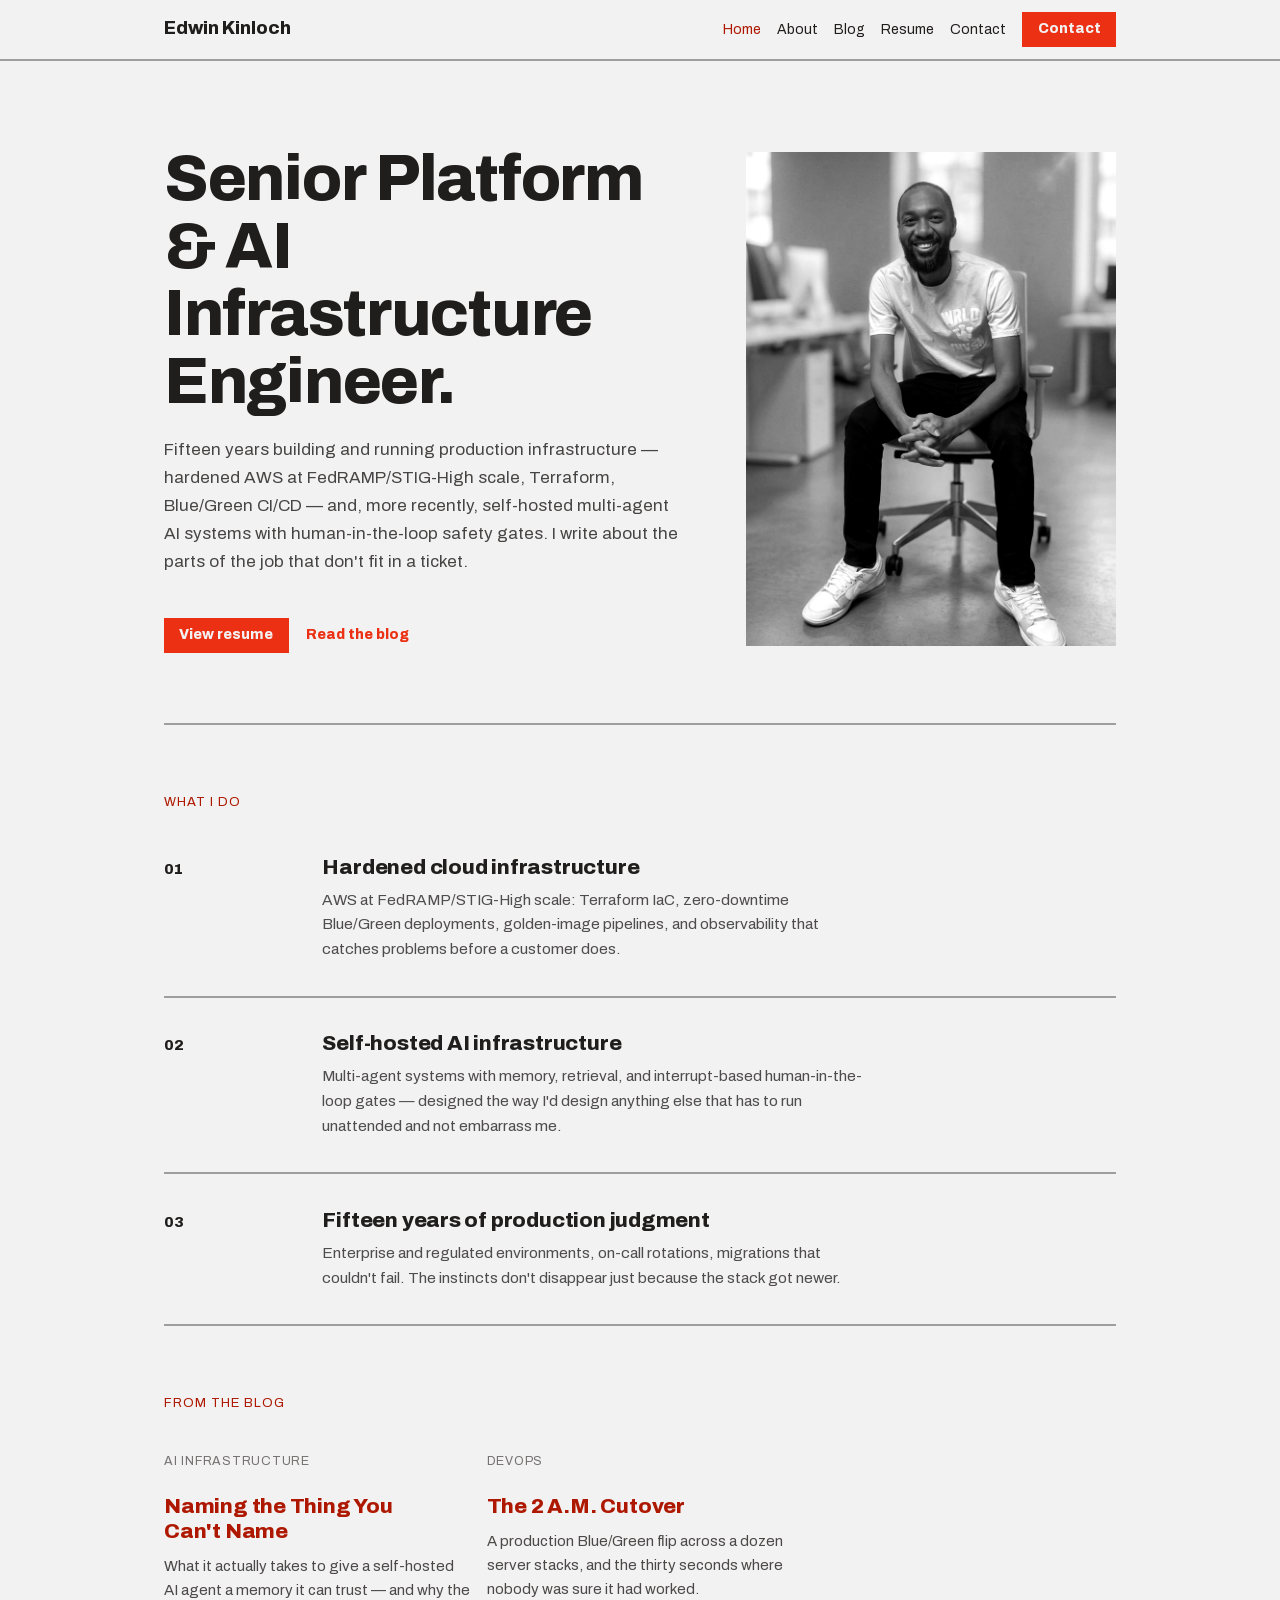
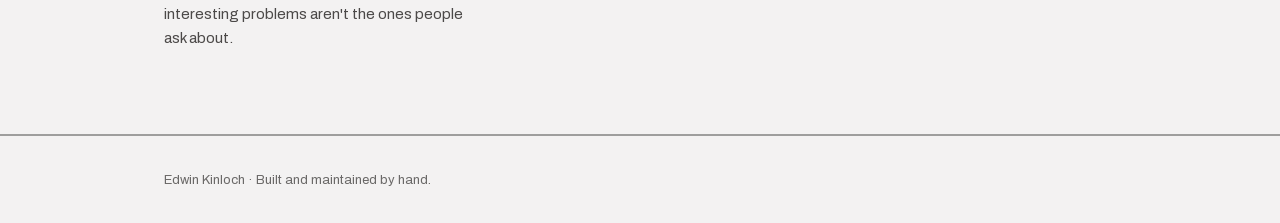
<file: index.html>
<!DOCTYPE html>
<html lang="en">
<head>
<meta charset="utf-8">
<meta name="viewport" content="width=device-width, initial-scale=1">
<title>Edwin Kinloch — Senior Platform & AI Infrastructure Engineer</title>
<meta name="description" content="Senior Platform & AI Infrastructure Engineer. Fifteen years building hardened AWS infrastructure, self-hosted AI systems, and production-ready platforms.">
<link rel="stylesheet" href="assets/css/style.css">
<script type="application/ld+json">
{
  "@context": "https://schema.org",
  "@type": "Person",
  "name": "Edwin Kinloch",
  "url": "https://edwinkinloch.com",
  "jobTitle": "Senior Platform & AI Infrastructure Engineer",
  "sameAs": [
    "https://www.linkedin.com/in/ekinloch/",
    "https://github.com/ekinloch",
    "https://bsky.app/profile/edwinkinloch.bsky.social",
    "https://x.com/ekinloch"
  ]
}
</script>
</head>
<body>
<nav class="nav">
  <span class="nav-brand">Edwin Kinloch</span>
  <a href="index.html" data-current="true">Home</a>
  <a href="about.html">About</a>
  <a href="blog/index.html">Blog</a>
  <a href="resume.html">Resume</a>
  <a href="contact.html">Contact</a>
  <a href="contact.html"><button type="button" class="btn btn-primary">Contact</button></a>
</nav>

<div class="wrap">
  <section class="hero-split">
    <div>
      <h1 class="display">Senior Platform &amp; AI Infrastructure Engineer.</h1>
      <p class="hero-sub">Fifteen years building and running production infrastructure — hardened AWS at FedRAMP/STIG-High scale, Terraform, Blue/Green CI/CD — and, more recently, self-hosted multi-agent AI systems with human-in-the-loop safety gates. I write about the parts of the job that don't fit in a ticket.</p>
      <div class="hero-row">
        <a href="resume.html"><button type="button" class="btn btn-primary">View resume</button></a>
        <a href="blog/index.html"><button type="button" class="btn btn-ghost">Read the blog</button></a>
      </div>
    </div>
    <figure class="hero-photo grayscale" style="margin:0">
      <img src="assets/images/edwin-kinloch.jpg" alt="Edwin Kinloch">
    </figure>
  </section>

  <hr class="rule2">

  <section class="page" style="padding-bottom:0">
    <span class="kicker">What I do</span>
    <div class="feature">
      <p class="f-num">01</p>
      <div><h2 class="f-title">Hardened cloud infrastructure</h2><p class="f-copy">AWS at FedRAMP/STIG-High scale: Terraform IaC, zero-downtime Blue/Green deployments, golden-image pipelines, and observability that catches problems before a customer does.</p></div>
    </div>
    <div class="feature">
      <p class="f-num">02</p>
      <div><h2 class="f-title">Self-hosted AI infrastructure</h2><p class="f-copy">Multi-agent systems with memory, retrieval, and interrupt-based human-in-the-loop gates — designed the way I'd design anything else that has to run unattended and not embarrass me.</p></div>
    </div>
    <div class="feature">
      <p class="f-num">03</p>
      <div><h2 class="f-title">Fifteen years of production judgment</h2><p class="f-copy">Enterprise and regulated environments, on-call rotations, migrations that couldn't fail. The instincts don't disappear just because the stack got newer.</p></div>
    </div>
  </section>

  <hr class="rule2">

  <section class="page">
    <span class="kicker">From the blog</span>
    <div class="blog-grid">
      <article class="post-card">
        <p class="post-meta">AI Infrastructure</p>
        <h3 class="f-title"><a href="blog/domain-expansion.html">Naming the Thing You Can't Name</a></h3>
        <p class="post-excerpt">What it actually takes to give a self-hosted AI agent a memory it can trust — and why the interesting problems aren't the ones people ask about.</p>
      </article>
      <article class="post-card">
        <p class="post-meta">DevOps</p>
        <h3 class="f-title"><a href="blog/the-2am-cutover.html">The 2 A.M. Cutover</a></h3>
        <p class="post-excerpt">A production Blue/Green flip across a dozen server stacks, and the thirty seconds where nobody was sure it had worked.</p>
      </article>
    </div>
  </section>
</div>

<footer class="site">
  <div class="wrap">Edwin Kinloch · Built and maintained by hand.</div>
</footer>
</body>
</html>
</file>
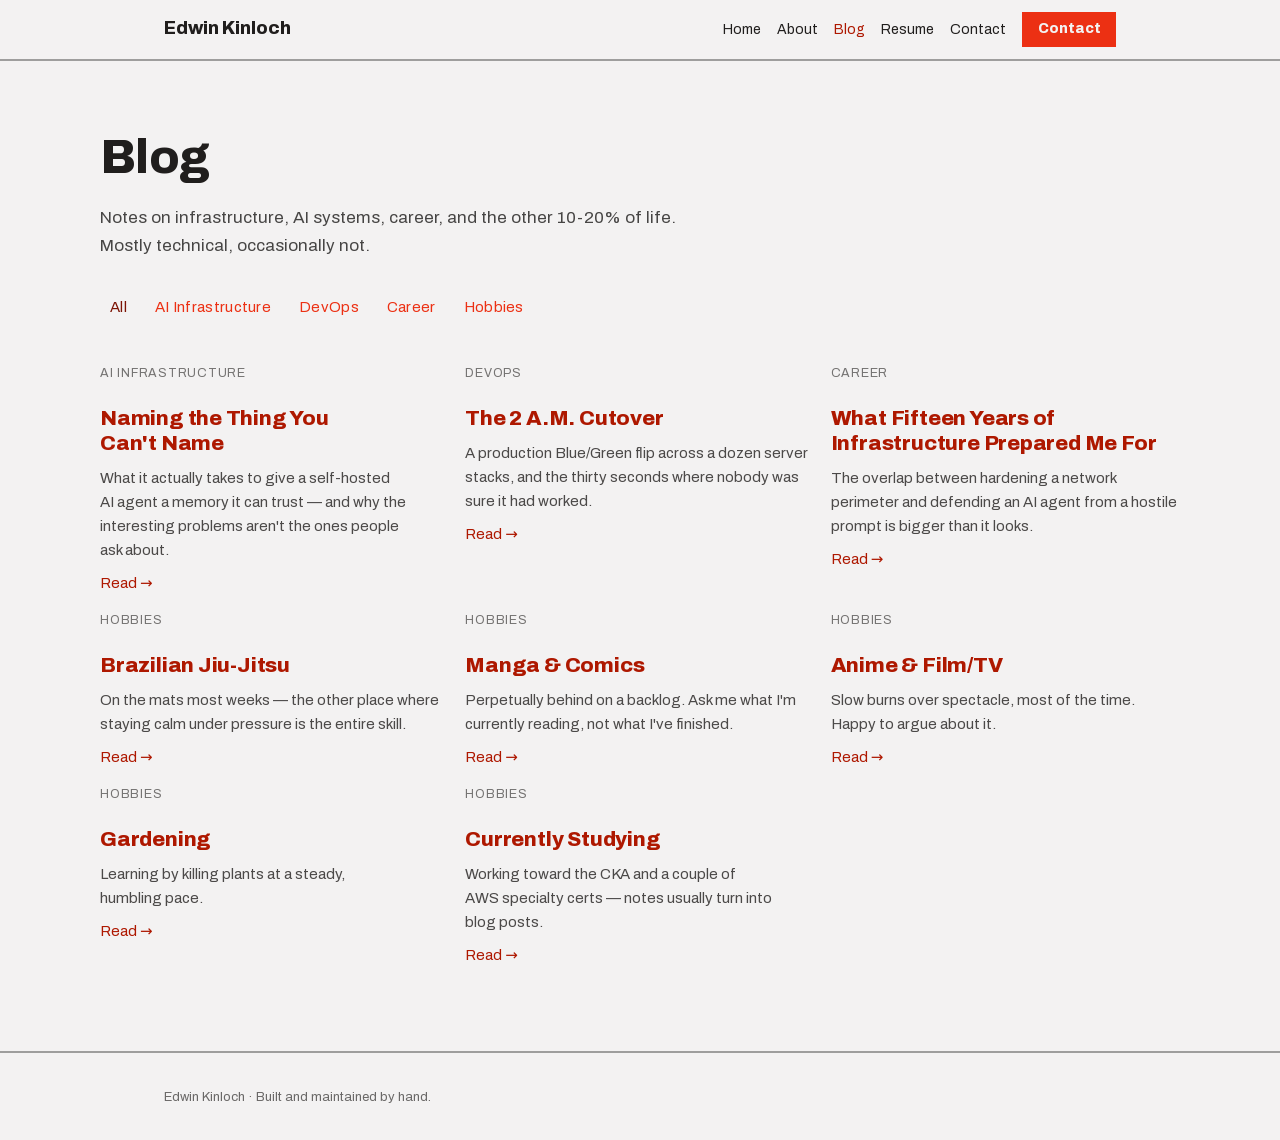
<file: blog/index.html>
<!DOCTYPE html>
<html lang="en">
<head>
<meta charset="utf-8">
<meta name="viewport" content="width=device-width, initial-scale=1">
<title>Blog — Edwin Kinloch</title>
<meta name="description" content="Notes on infrastructure, AI systems, career, and the other 10-20% of life. Mostly technical, occasionally not.">
<link rel="stylesheet" href="../assets/css/style.css">
</head>
<body>
<nav class="nav">
  <span class="nav-brand">Edwin Kinloch</span>
  <a href="../index.html">Home</a>
  <a href="../about.html">About</a>
  <a href="index.html" data-current="true">Blog</a>
  <a href="../resume.html">Resume</a>
  <a href="../contact.html">Contact</a>
  <a href="../contact.html"><button type="button" class="btn btn-primary">Contact</button></a>
</nav>

<div class="wrap page">
  <h1>Blog</h1>
  <p class="lede">Notes on infrastructure, AI systems, career, and the other 10-20% of life. Mostly technical, occasionally not.</p>
  <div class="filter-row">
    <button type="button" class="tag tag-accent" data-filter="all">All</button>
    <button type="button" class="tag tag-outline" data-filter="ai-infrastructure">AI Infrastructure</button>
    <button type="button" class="tag tag-outline" data-filter="devops">DevOps</button>
    <button type="button" class="tag tag-outline" data-filter="career">Career</button>
    <button type="button" class="tag tag-outline" data-filter="hobbies">Hobbies</button>
  </div>
  <div class="blog-grid">
    <article class="post-card" data-tags="ai-infrastructure">
      <p class="post-meta">AI Infrastructure</p>
      <h3 class="f-title"><a href="domain-expansion.html">Naming the Thing You Can't Name</a></h3>
      <p class="post-excerpt">What it actually takes to give a self-hosted AI agent a memory it can trust — and why the interesting problems aren't the ones people ask about.</p>
      <a href="domain-expansion.html">Read →</a>
    </article>
    <article class="post-card" data-tags="devops">
      <p class="post-meta">DevOps</p>
      <h3 class="f-title"><a href="the-2am-cutover.html">The 2 A.M. Cutover</a></h3>
      <p class="post-excerpt">A production Blue/Green flip across a dozen server stacks, and the thirty seconds where nobody was sure it had worked.</p>
      <a href="the-2am-cutover.html">Read →</a>
    </article>
    <article class="post-card" data-tags="career">
      <p class="post-meta">Career</p>
      <h3 class="f-title"><a href="fifteen-years-prepared-me.html">What Fifteen Years of Infrastructure Prepared Me For</a></h3>
      <p class="post-excerpt">The overlap between hardening a network perimeter and defending an AI agent from a hostile prompt is bigger than it looks.</p>
      <a href="fifteen-years-prepared-me.html">Read →</a>
    </article>
    <article class="post-card" data-tags="hobbies">
      <p class="post-meta">Hobbies</p>
      <h3 class="f-title"><a href="bjj.html">Brazilian Jiu-Jitsu</a></h3>
      <p class="post-excerpt">On the mats most weeks — the other place where staying calm under pressure is the entire skill.</p>
      <a href="bjj.html">Read →</a>
    </article>
    <article class="post-card" data-tags="hobbies">
      <p class="post-meta">Hobbies</p>
      <h3 class="f-title"><a href="manga-comics.html">Manga & Comics</a></h3>
      <p class="post-excerpt">Perpetually behind on a backlog. Ask me what I'm currently reading, not what I've finished.</p>
      <a href="manga-comics.html">Read →</a>
    </article>
    <article class="post-card" data-tags="hobbies">
      <p class="post-meta">Hobbies</p>
      <h3 class="f-title"><a href="anime-film-tv.html">Anime & Film/TV</a></h3>
      <p class="post-excerpt">Slow burns over spectacle, most of the time. Happy to argue about it.</p>
      <a href="anime-film-tv.html">Read →</a>
    </article>
    <article class="post-card" data-tags="hobbies">
      <p class="post-meta">Hobbies</p>
      <h3 class="f-title"><a href="gardening.html">Gardening</a></h3>
      <p class="post-excerpt">Learning by killing plants at a steady, humbling pace.</p>
      <a href="gardening.html">Read →</a>
    </article>
    <article class="post-card" data-tags="hobbies">
      <p class="post-meta">Hobbies</p>
      <h3 class="f-title"><a href="currently-learning.html">Currently Studying</a></h3>
      <p class="post-excerpt">Working toward the CKA and a couple of AWS specialty certs — notes usually turn into blog posts.</p>
      <a href="currently-learning.html">Read →</a>
    </article>
  </div>
</div>

<footer class="site">
  <div class="wrap">Edwin Kinloch · Built and maintained by hand.</div>
</footer>

<script>
  (function() {
    const filterButtons = document.querySelectorAll('.filter-row .tag');
    const postCards = document.querySelectorAll('.post-card');

    function setActiveFilter(filterSlug) {
      filterButtons.forEach(btn => {
        const btnFilter = btn.getAttribute('data-filter');
        if (btnFilter === filterSlug) {
          btn.classList.remove('tag-outline');
          btn.classList.add('tag-accent');
        } else {
          btn.classList.remove('tag-accent');
          btn.classList.add('tag-outline');
        }
      });

      postCards.forEach(card => {
        const cardTags = card.getAttribute('data-tags');
        if (filterSlug === 'all' || cardTags === filterSlug) {
          card.style.display = 'flex';
        } else {
          card.style.display = 'none';
        }
      });
    }

    filterButtons.forEach(btn => {
      btn.addEventListener('click', function() {
        const filter = this.getAttribute('data-filter');
        setActiveFilter(filter);
      });
    });

    // Check for hash on load
    if (window.location.hash) {
      const hash = window.location.hash.substring(1);
      setActiveFilter(hash);
    }
  })();
</script>
</body>
</html>
</file>
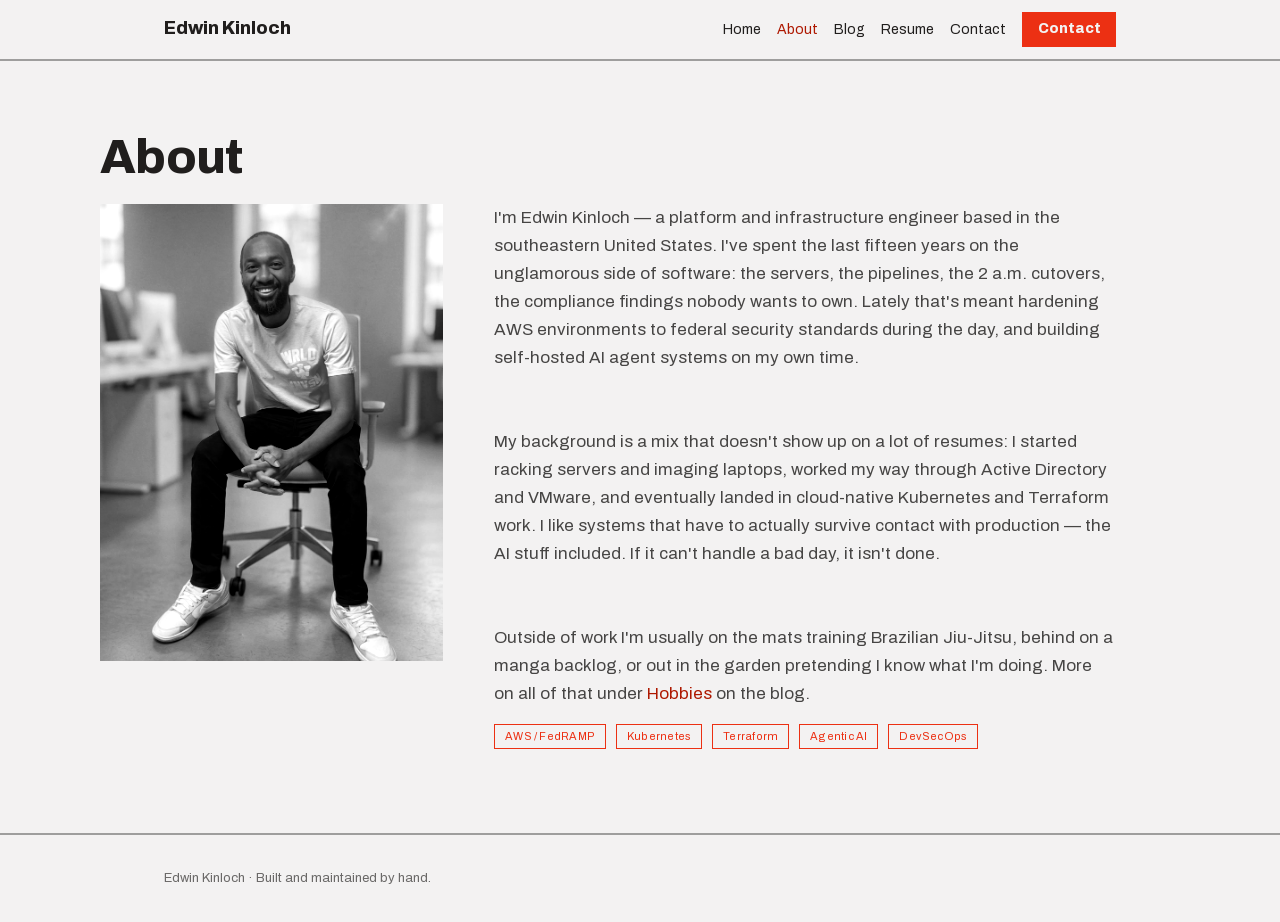
<file: about.html>
<!DOCTYPE html>
<html lang="en">
<head>
<meta charset="utf-8">
<meta name="viewport" content="width=device-width, initial-scale=1">
<title>About — Edwin Kinloch</title>
<meta name="description" content="About Edwin Kinloch — platform and infrastructure engineer based in the southeastern United States.">
<link rel="stylesheet" href="assets/css/style.css">
<script type="application/ld+json">
{
  "@context": "https://schema.org",
  "@type": "Person",
  "name": "Edwin Kinloch",
  "url": "https://edwinkinloch.com",
  "jobTitle": "Senior Platform & AI Infrastructure Engineer",
  "sameAs": [
    "https://www.linkedin.com/in/ekinloch/",
    "https://github.com/ekinloch",
    "https://bsky.app/profile/edwinkinloch.bsky.social",
    "https://x.com/ekinloch"
  ]
}
</script>
</head>
<body>
<nav class="nav">
  <span class="nav-brand">Edwin Kinloch</span>
  <a href="index.html">Home</a>
  <a href="about.html" data-current="true">About</a>
  <a href="blog/index.html">Blog</a>
  <a href="resume.html">Resume</a>
  <a href="contact.html">Contact</a>
  <a href="contact.html"><button type="button" class="btn btn-primary">Contact</button></a>
</nav>

<div class="wrap page">
  <h1>About</h1>
  <div class="about-grid">
    <figure class="about-photo grayscale" style="margin:0">
      <img src="assets/images/edwin-kinloch.jpg" alt="Edwin Kinloch">
    </figure>
    <div>
      <p class="lede">I'm Edwin Kinloch — a platform and infrastructure engineer based in the southeastern United States. I've spent the last fifteen years on the unglamorous side of software: the servers, the pipelines, the 2 a.m. cutovers, the compliance findings nobody wants to own. Lately that's meant hardening AWS environments to federal security standards during the day, and building self-hosted AI agent systems on my own time.</p>
      <p class="lede section-gap">My background is a mix that doesn't show up on a lot of resumes: I started racking servers and imaging laptops, worked my way through Active Directory and VMware, and eventually landed in cloud-native Kubernetes and Terraform work. I like systems that have to actually survive contact with production — the AI stuff included. If it can't handle a bad day, it isn't done.</p>
      <p class="lede section-gap">Outside of work I'm usually on the mats training Brazilian Jiu-Jitsu, behind on a manga backlog, or out in the garden pretending I know what I'm doing. More on all of that under <a href="blog/index.html#hobbies">Hobbies</a> on the blog.</p>
      <div class="tag-row">
        <span class="tag tag-outline">AWS / FedRAMP</span>
        <span class="tag tag-outline">Kubernetes</span>
        <span class="tag tag-outline">Terraform</span>
        <span class="tag tag-outline">Agentic AI</span>
        <span class="tag tag-outline">DevSecOps</span>
      </div>
    </div>
  </div>
</div>

<footer class="site">
  <div class="wrap">Edwin Kinloch · Built and maintained by hand.</div>
</footer>
</body>
</html>
</file>
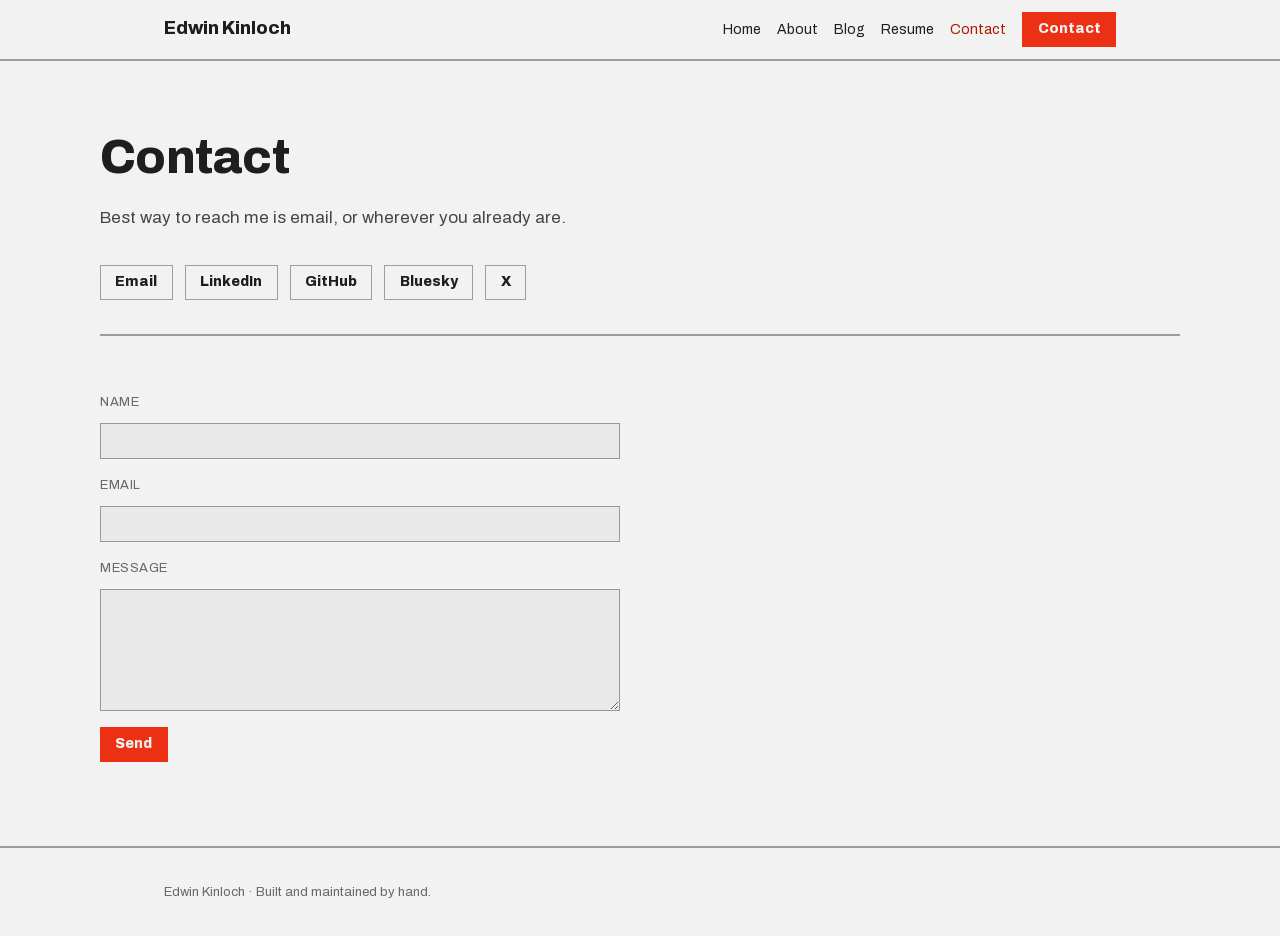
<file: contact.html>
<!DOCTYPE html>
<html lang="en">
<head>
<meta charset="utf-8">
<meta name="viewport" content="width=device-width, initial-scale=1">
<title>Contact — Edwin Kinloch</title>
<meta name="description" content="Contact Edwin Kinloch — email, LinkedIn, GitHub, Bluesky, or X.">
<link rel="stylesheet" href="assets/css/style.css">
</head>
<body>
<nav class="nav">
  <span class="nav-brand">Edwin Kinloch</span>
  <a href="index.html">Home</a>
  <a href="about.html">About</a>
  <a href="blog/index.html">Blog</a>
  <a href="resume.html">Resume</a>
  <a href="contact.html" data-current="true">Contact</a>
  <a href="contact.html"><button type="button" class="btn btn-primary">Contact</button></a>
</nav>

<div class="wrap page">
  <h1>Contact</h1>
  <p class="lede">Best way to reach me is email, or wherever you already are.</p>
  <div class="contact-links">
    <a class="btn btn-secondary" href="mailto:e.kinloch@outlook.com">Email</a>
    <a class="btn btn-secondary" href="https://www.linkedin.com/in/ekinloch/" target="_blank" rel="noopener">LinkedIn</a>
    <a class="btn btn-secondary" href="https://github.com/ekinloch" target="_blank" rel="noopener">GitHub</a>
    <a class="btn btn-secondary" href="https://bsky.app/profile/edwinkinloch.bsky.social" target="_blank" rel="noopener">Bluesky</a>
    <a class="btn btn-secondary" href="https://x.com/ekinloch" target="_blank" rel="noopener">X</a>
  </div>
  <hr class="rule2">
  <div class="section-gap" style="max-width:520px">
    <div id="contact-form-container">
      <form id="contact-form">
        <div class="field">
          <label for="c-name">Name</label>
          <input class="input" id="c-name" type="text" required>
        </div>
        <div class="field">
          <label for="c-email">Email</label>
          <input class="input" id="c-email" type="email" required>
        </div>
        <div class="field">
          <label for="c-msg">Message</label>
          <textarea class="input" id="c-msg" rows="5" required></textarea>
        </div>
        <button type="submit" class="btn btn-primary">Send</button>
      </form>
    </div>
    <div id="contact-thanks" style="display:none;">
      <p class="lede">Thanks — your email client should be open with the message pre-filled. If nothing happened, just email me directly at e.kinloch@outlook.com.</p>
    </div>
  </div>
</div>

<footer class="site">
  <div class="wrap">Edwin Kinloch · Built and maintained by hand.</div>
</footer>

<script>
  (function() {
    const form = document.getElementById('contact-form');
    const container = document.getElementById('contact-form-container');
    const thanks = document.getElementById('contact-thanks');

    form.addEventListener('submit', function(e) {
      e.preventDefault();
      const name = document.getElementById('c-name').value;
      const email = document.getElementById('c-email').value;
      const msg = document.getElementById('c-msg').value;
      const body = encodeURIComponent(msg + '\n\n— ' + name + ' (' + email + ')');
      window.location.href = 'mailto:e.kinloch@outlook.com?subject=' + encodeURIComponent('Message from edwinkinloch.com') + '&body=' + body;
      container.style.display = 'none';
      thanks.style.display = 'block';
    });
  })();
</script>
</body>
</html>
</file>
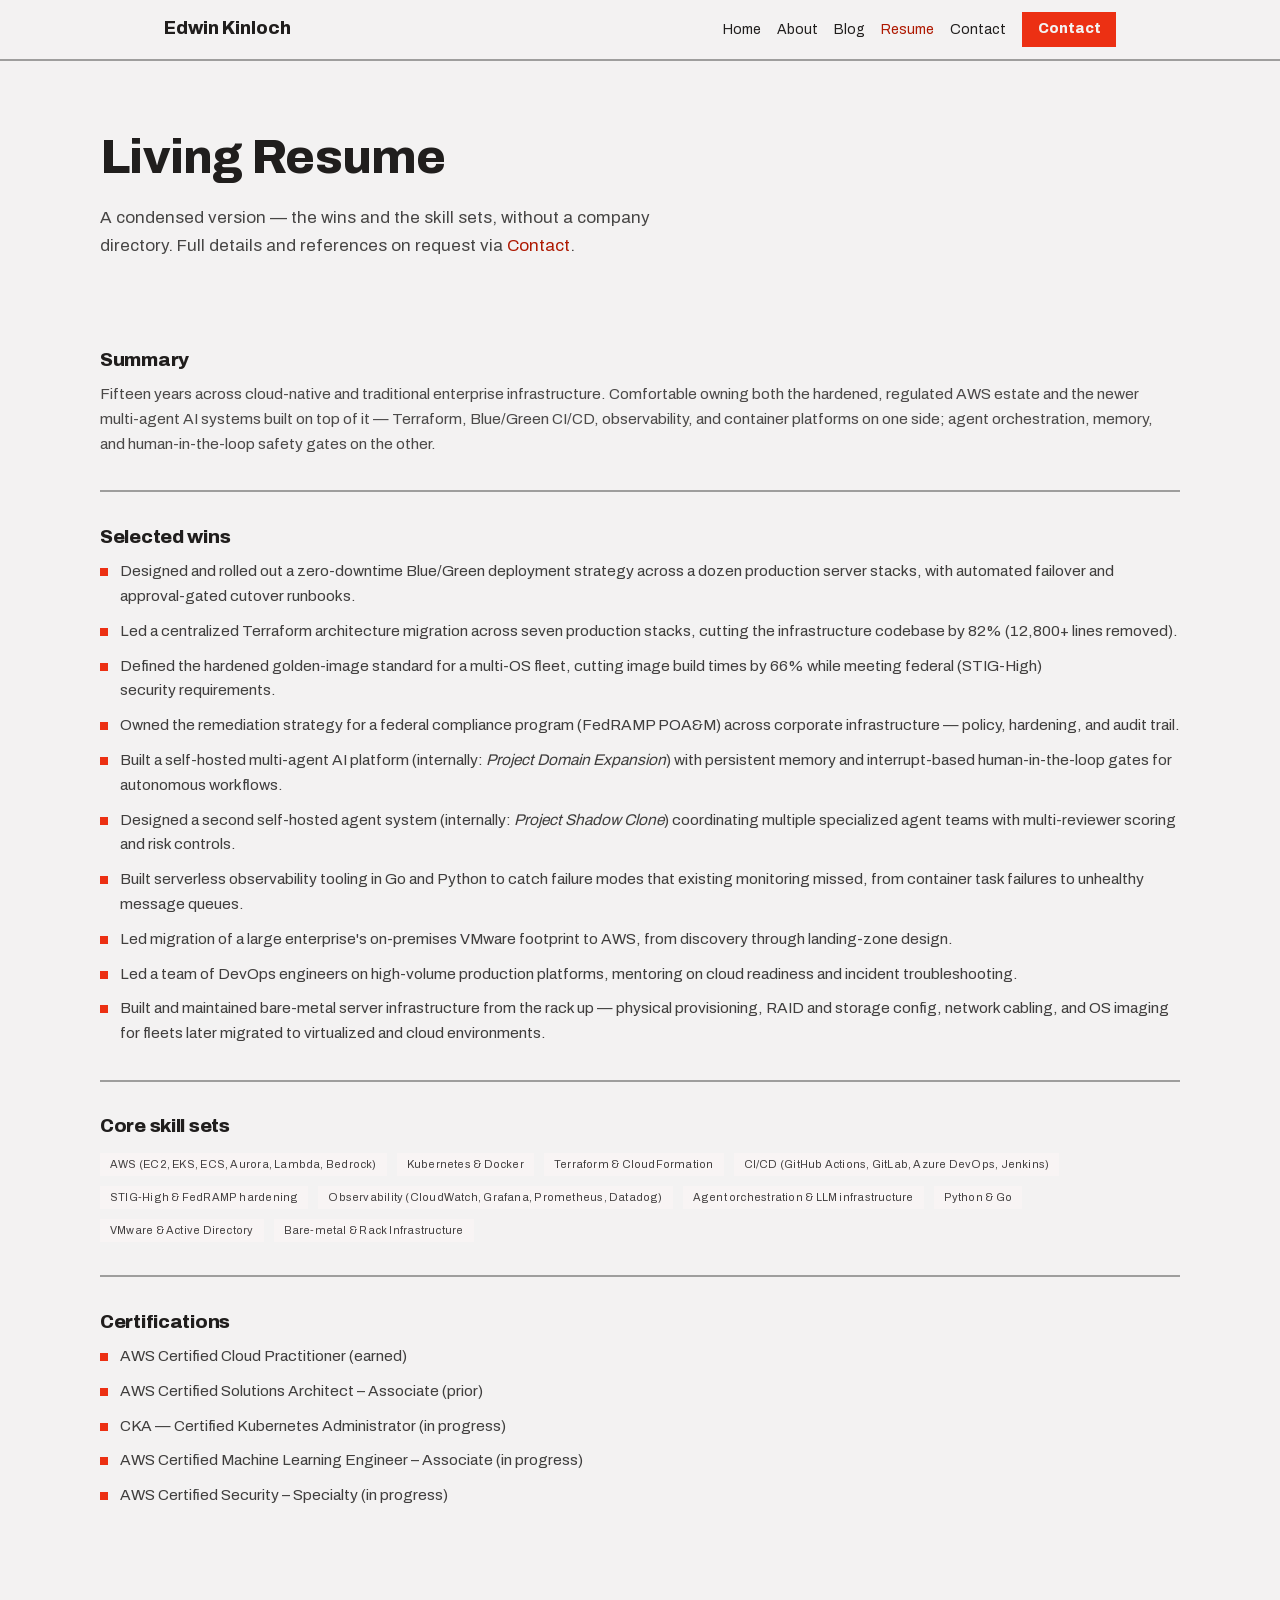
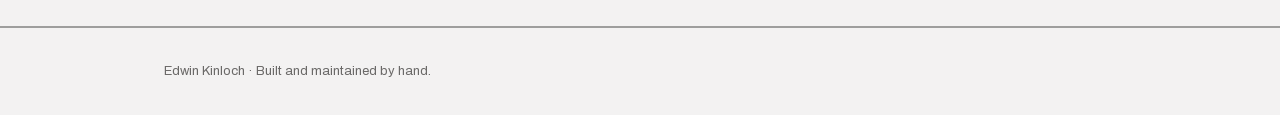
<file: resume.html>
<!DOCTYPE html>
<html lang="en">
<head>
<meta charset="utf-8">
<meta name="viewport" content="width=device-width, initial-scale=1">
<title>Living Resume — Edwin Kinloch</title>
<meta name="description" content="Living Resume — fifteen years across cloud-native and traditional enterprise infrastructure, AWS, DevOps, and AI systems.">
<link rel="stylesheet" href="assets/css/style.css">
</head>
<body>
<nav class="nav">
  <span class="nav-brand">Edwin Kinloch</span>
  <a href="index.html">Home</a>
  <a href="about.html">About</a>
  <a href="blog/index.html">Blog</a>
  <a href="resume.html" data-current="true">Resume</a>
  <a href="contact.html">Contact</a>
  <a href="contact.html"><button type="button" class="btn btn-primary">Contact</button></a>
</nav>

<div class="wrap page">
  <h1>Living Resume</h1>
  <p class="lede">A condensed version — the wins and the skill sets, without a company directory. Full details and references on request via <a href="contact.html">Contact</a>.</p>

  <div class="section-gap">
    <div class="resume-cat">
      <h3>Summary</h3>
      <p class="post-excerpt" style="font-size:15.5px">Fifteen years across cloud-native and traditional enterprise infrastructure. Comfortable owning both the hardened, regulated AWS estate and the newer multi-agent AI systems built on top of it — Terraform, Blue/Green CI/CD, observability, and container platforms on one side; agent orchestration, memory, and human-in-the-loop safety gates on the other.</p>
    </div>
    <div class="resume-cat">
      <h3>Selected wins</h3>
      <ul class="win-list">
        <li>Designed and rolled out a zero-downtime Blue/Green deployment strategy across a dozen production server stacks, with automated failover and approval-gated cutover runbooks.</li>
        <li>Led a centralized Terraform architecture migration across seven production stacks, cutting the infrastructure codebase by 82% (12,800+ lines removed).</li>
        <li>Defined the hardened golden-image standard for a multi-OS fleet, cutting image build times by 66% while meeting federal (STIG-High) security requirements.</li>
        <li>Owned the remediation strategy for a federal compliance program (FedRAMP POA&amp;M) across corporate infrastructure — policy, hardening, and audit trail.</li>
        <li>Built a self-hosted multi-agent AI platform (internally: <em>Project Domain Expansion</em>) with persistent memory and interrupt-based human-in-the-loop gates for autonomous workflows.</li>
        <li>Designed a second self-hosted agent system (internally: <em>Project Shadow Clone</em>) coordinating multiple specialized agent teams with multi-reviewer scoring and risk controls.</li>
        <li>Built serverless observability tooling in Go and Python to catch failure modes that existing monitoring missed, from container task failures to unhealthy message queues.</li>
        <li>Led migration of a large enterprise's on-premises VMware footprint to AWS, from discovery through landing-zone design.</li>
        <li>Led a team of DevOps engineers on high-volume production platforms, mentoring on cloud readiness and incident troubleshooting.</li>
        <li>Built and maintained bare-metal server infrastructure from the rack up — physical provisioning, RAID and storage config, network cabling, and OS imaging for fleets later migrated to virtualized and cloud environments.</li>
      </ul>
    </div>
    <div class="resume-cat">
      <h3>Core skill sets</h3>
      <div class="tag-row">
        <span class="tag tag-neutral">AWS (EC2, EKS, ECS, Aurora, Lambda, Bedrock)</span>
        <span class="tag tag-neutral">Kubernetes &amp; Docker</span>
        <span class="tag tag-neutral">Terraform &amp; CloudFormation</span>
        <span class="tag tag-neutral">CI/CD (GitHub Actions, GitLab, Azure DevOps, Jenkins)</span>
        <span class="tag tag-neutral">STIG-High &amp; FedRAMP hardening</span>
        <span class="tag tag-neutral">Observability (CloudWatch, Grafana, Prometheus, Datadog)</span>
        <span class="tag tag-neutral">Agent orchestration &amp; LLM infrastructure</span>
        <span class="tag tag-neutral">Python &amp; Go</span>
        <span class="tag tag-neutral">VMware &amp; Active Directory</span>
        <span class="tag tag-neutral">Bare-metal &amp; Rack Infrastructure</span>
      </div>
    </div>
    <div class="resume-cat">
      <h3>Certifications</h3>
      <ul class="win-list">
        <li>AWS Certified Cloud Practitioner (earned)</li>
        <li>AWS Certified Solutions Architect – Associate (prior)</li>
        <li>CKA — Certified Kubernetes Administrator (in progress)</li>
        <li>AWS Certified Machine Learning Engineer – Associate (in progress)</li>
        <li>AWS Certified Security – Specialty (in progress)</li>
      </ul>
    </div>
  </div>
</div>

<footer class="site">
  <div class="wrap">Edwin Kinloch · Built and maintained by hand.</div>
</footer>
</body>
</html>
</file>
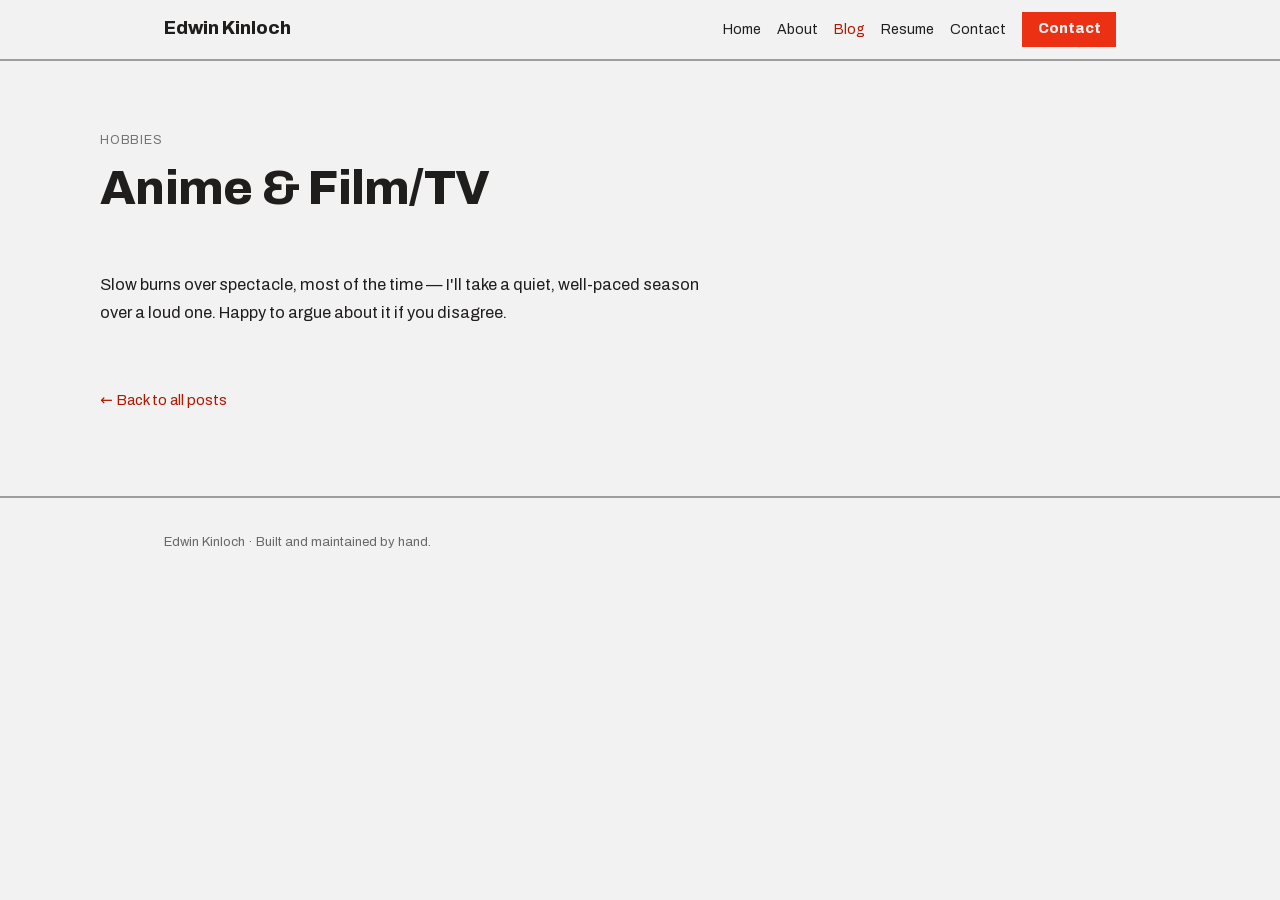
<file: blog/anime-film-tv.html>
<!DOCTYPE html>
<html lang="en">
<head>
<meta charset="utf-8">
<meta name="viewport" content="width=device-width, initial-scale=1">
<title>Anime & Film/TV — Edwin Kinloch</title>
<meta name="description" content="Slow burns over spectacle, most of the time. Happy to argue about it.">
<link rel="stylesheet" href="../assets/css/style.css">
</head>
<body>
<nav class="nav">
  <span class="nav-brand">Edwin Kinloch</span>
  <a href="../index.html">Home</a>
  <a href="../about.html">About</a>
  <a href="index.html" data-current="true">Blog</a>
  <a href="../resume.html">Resume</a>
  <a href="../contact.html">Contact</a>
  <a href="../contact.html"><button type="button" class="btn btn-primary">Contact</button></a>
</nav>

<div class="wrap page">
  <p class="post-meta">Hobbies</p>
  <h1>Anime & Film/TV</h1>
  <div class="post-body section-gap">
    <p>Slow burns over spectacle, most of the time — I'll take a quiet, well-paced season over a loud one. Happy to argue about it if you disagree.</p>
  </div>
  <a class="back-link" href="index.html">← Back to all posts</a>
</div>

<footer class="site">
  <div class="wrap">Edwin Kinloch · Built and maintained by hand.</div>
</footer>
</body>
</html>
</file>
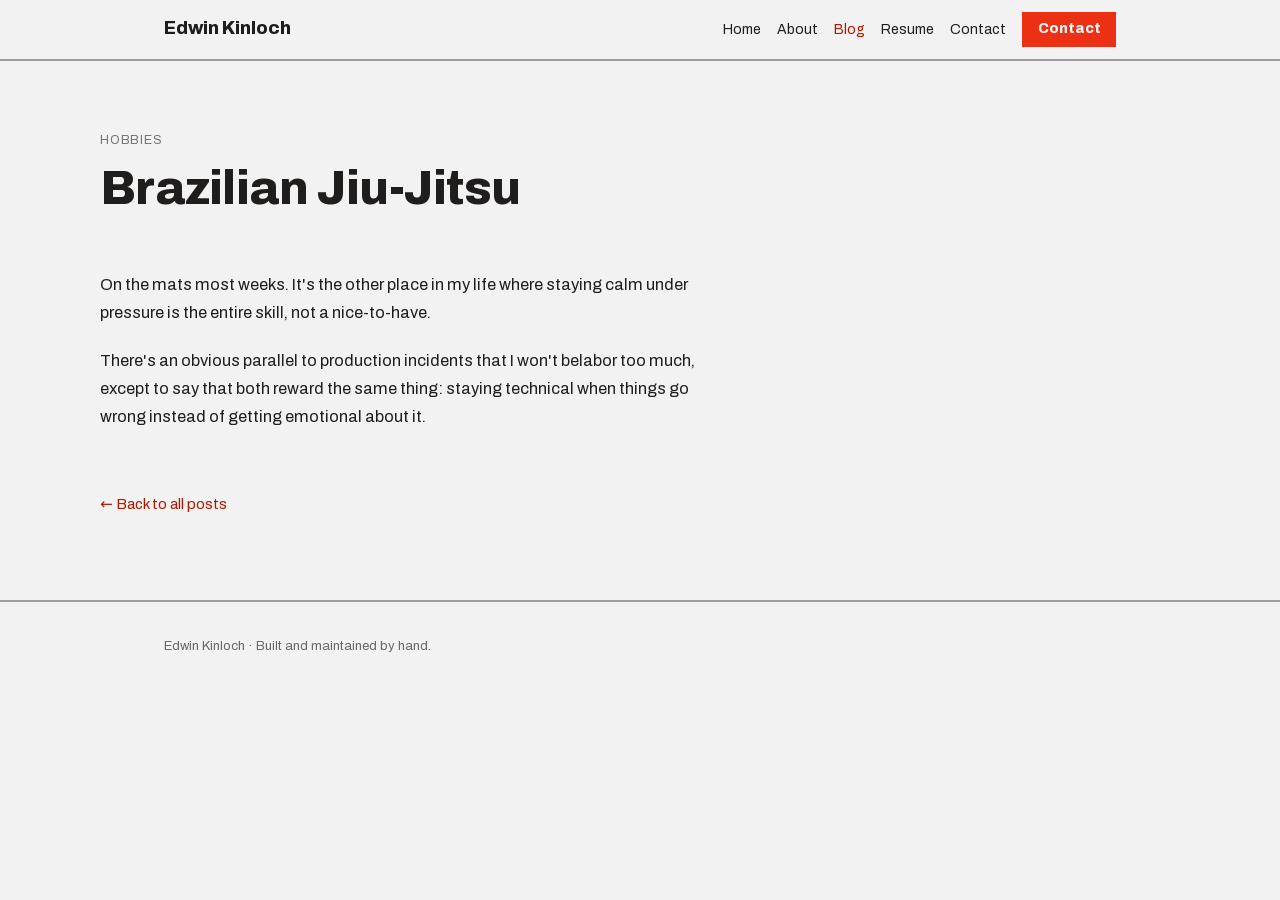
<file: blog/bjj.html>
<!DOCTYPE html>
<html lang="en">
<head>
<meta charset="utf-8">
<meta name="viewport" content="width=device-width, initial-scale=1">
<title>Brazilian Jiu-Jitsu — Edwin Kinloch</title>
<meta name="description" content="On the mats most weeks — the other place where staying calm under pressure is the entire skill.">
<link rel="stylesheet" href="../assets/css/style.css">
</head>
<body>
<nav class="nav">
  <span class="nav-brand">Edwin Kinloch</span>
  <a href="../index.html">Home</a>
  <a href="../about.html">About</a>
  <a href="index.html" data-current="true">Blog</a>
  <a href="../resume.html">Resume</a>
  <a href="../contact.html">Contact</a>
  <a href="../contact.html"><button type="button" class="btn btn-primary">Contact</button></a>
</nav>

<div class="wrap page">
  <p class="post-meta">Hobbies</p>
  <h1>Brazilian Jiu-Jitsu</h1>
  <div class="post-body section-gap">
    <p>On the mats most weeks. It's the other place in my life where staying calm under pressure is the entire skill, not a nice-to-have.</p>
    <p>There's an obvious parallel to production incidents that I won't belabor too much, except to say that both reward the same thing: staying technical when things go wrong instead of getting emotional about it.</p>
  </div>
  <a class="back-link" href="index.html">← Back to all posts</a>
</div>

<footer class="site">
  <div class="wrap">Edwin Kinloch · Built and maintained by hand.</div>
</footer>
</body>
</html>
</file>
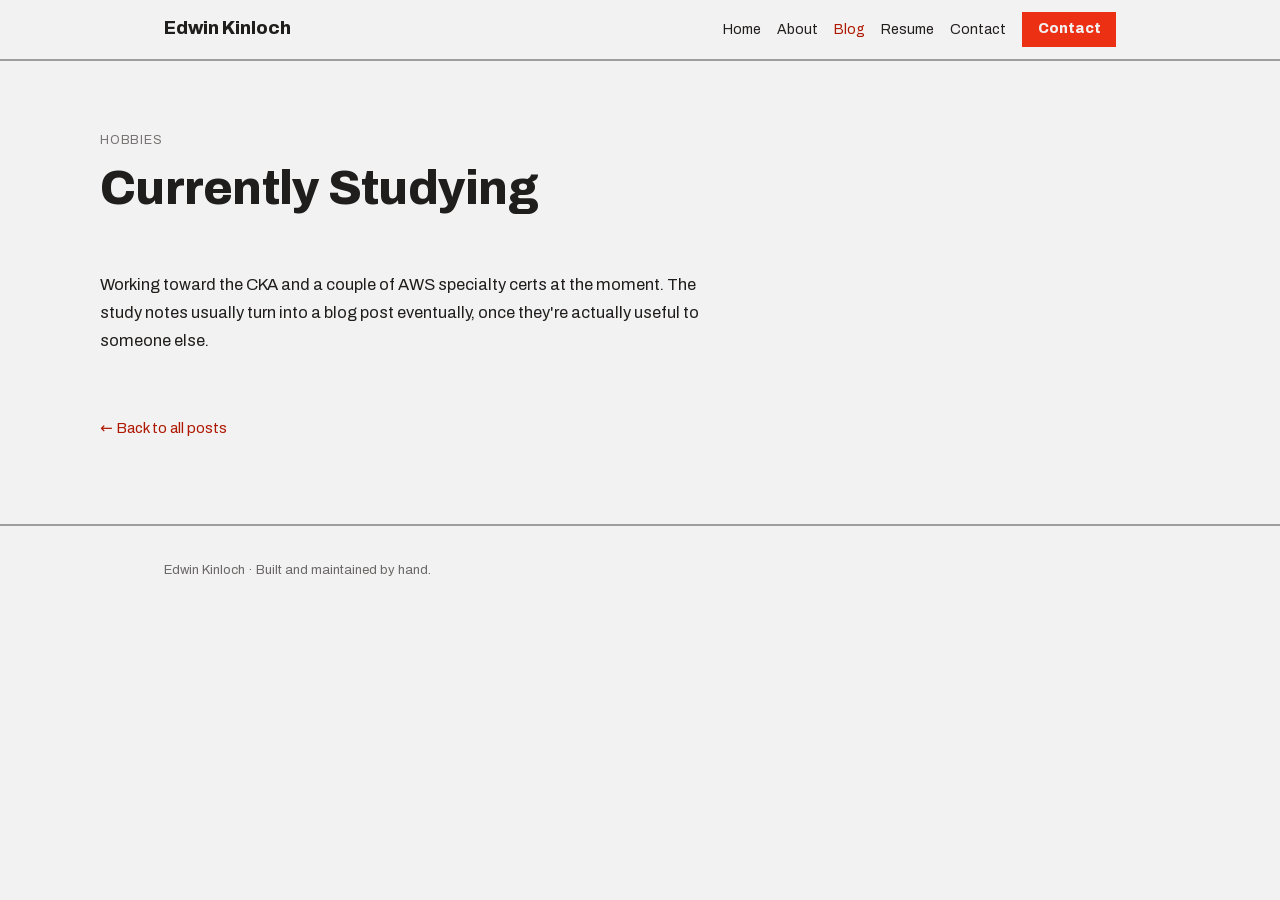
<file: blog/currently-learning.html>
<!DOCTYPE html>
<html lang="en">
<head>
<meta charset="utf-8">
<meta name="viewport" content="width=device-width, initial-scale=1">
<title>Currently Studying — Edwin Kinloch</title>
<meta name="description" content="Working toward the CKA and a couple of AWS specialty certs — notes usually turn into blog posts.">
<link rel="stylesheet" href="../assets/css/style.css">
</head>
<body>
<nav class="nav">
  <span class="nav-brand">Edwin Kinloch</span>
  <a href="../index.html">Home</a>
  <a href="../about.html">About</a>
  <a href="index.html" data-current="true">Blog</a>
  <a href="../resume.html">Resume</a>
  <a href="../contact.html">Contact</a>
  <a href="../contact.html"><button type="button" class="btn btn-primary">Contact</button></a>
</nav>

<div class="wrap page">
  <p class="post-meta">Hobbies</p>
  <h1>Currently Studying</h1>
  <div class="post-body section-gap">
    <p>Working toward the CKA and a couple of AWS specialty certs at the moment. The study notes usually turn into a blog post eventually, once they're actually useful to someone else.</p>
  </div>
  <a class="back-link" href="index.html">← Back to all posts</a>
</div>

<footer class="site">
  <div class="wrap">Edwin Kinloch · Built and maintained by hand.</div>
</footer>
</body>
</html>
</file>
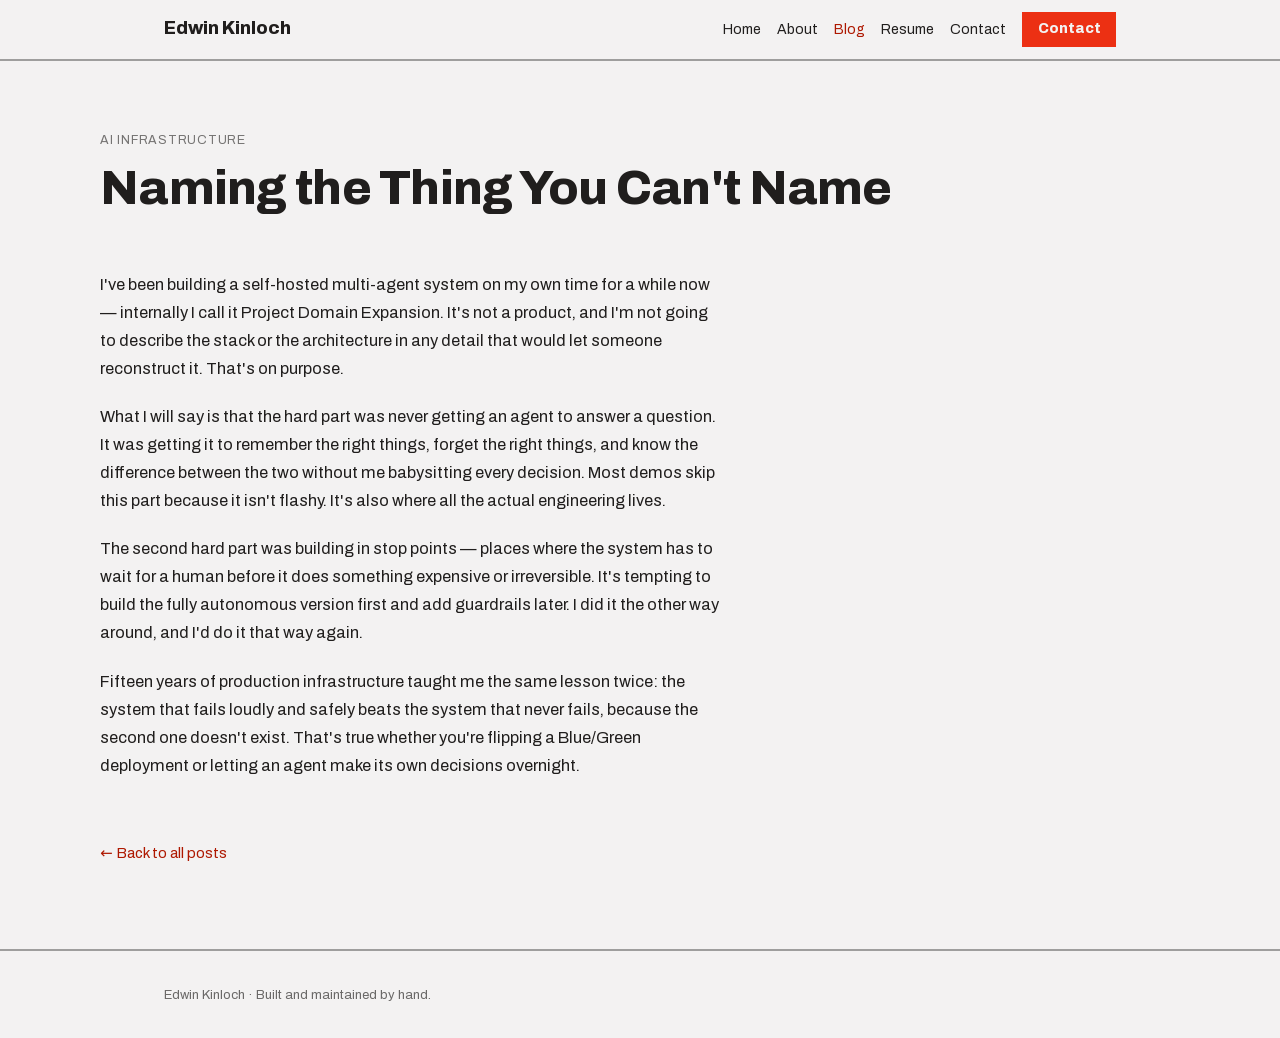
<file: blog/domain-expansion.html>
<!DOCTYPE html>
<html lang="en">
<head>
<meta charset="utf-8">
<meta name="viewport" content="width=device-width, initial-scale=1">
<title>Naming the Thing You Can't Name — Edwin Kinloch</title>
<meta name="description" content="What it actually takes to give a self-hosted AI agent a memory it can trust — and why the interesting problems aren't the ones people ask about.">
<link rel="stylesheet" href="../assets/css/style.css">
</head>
<body>
<nav class="nav">
  <span class="nav-brand">Edwin Kinloch</span>
  <a href="../index.html">Home</a>
  <a href="../about.html">About</a>
  <a href="index.html" data-current="true">Blog</a>
  <a href="../resume.html">Resume</a>
  <a href="../contact.html">Contact</a>
  <a href="../contact.html"><button type="button" class="btn btn-primary">Contact</button></a>
</nav>

<div class="wrap page">
  <p class="post-meta">AI Infrastructure</p>
  <h1>Naming the Thing You Can't Name</h1>
  <div class="post-body section-gap">
    <p>I've been building a self-hosted multi-agent system on my own time for a while now — internally I call it Project Domain Expansion. It's not a product, and I'm not going to describe the stack or the architecture in any detail that would let someone reconstruct it. That's on purpose.</p>
    <p>What I will say is that the hard part was never getting an agent to answer a question. It was getting it to remember the right things, forget the right things, and know the difference between the two without me babysitting every decision. Most demos skip this part because it isn't flashy. It's also where all the actual engineering lives.</p>
    <p>The second hard part was building in stop points — places where the system has to wait for a human before it does something expensive or irreversible. It's tempting to build the fully autonomous version first and add guardrails later. I did it the other way around, and I'd do it that way again.</p>
    <p>Fifteen years of production infrastructure taught me the same lesson twice: the system that fails loudly and safely beats the system that never fails, because the second one doesn't exist. That's true whether you're flipping a Blue/Green deployment or letting an agent make its own decisions overnight.</p>
  </div>
  <a class="back-link" href="index.html">← Back to all posts</a>
</div>

<footer class="site">
  <div class="wrap">Edwin Kinloch · Built and maintained by hand.</div>
</footer>
</body>
</html>
</file>
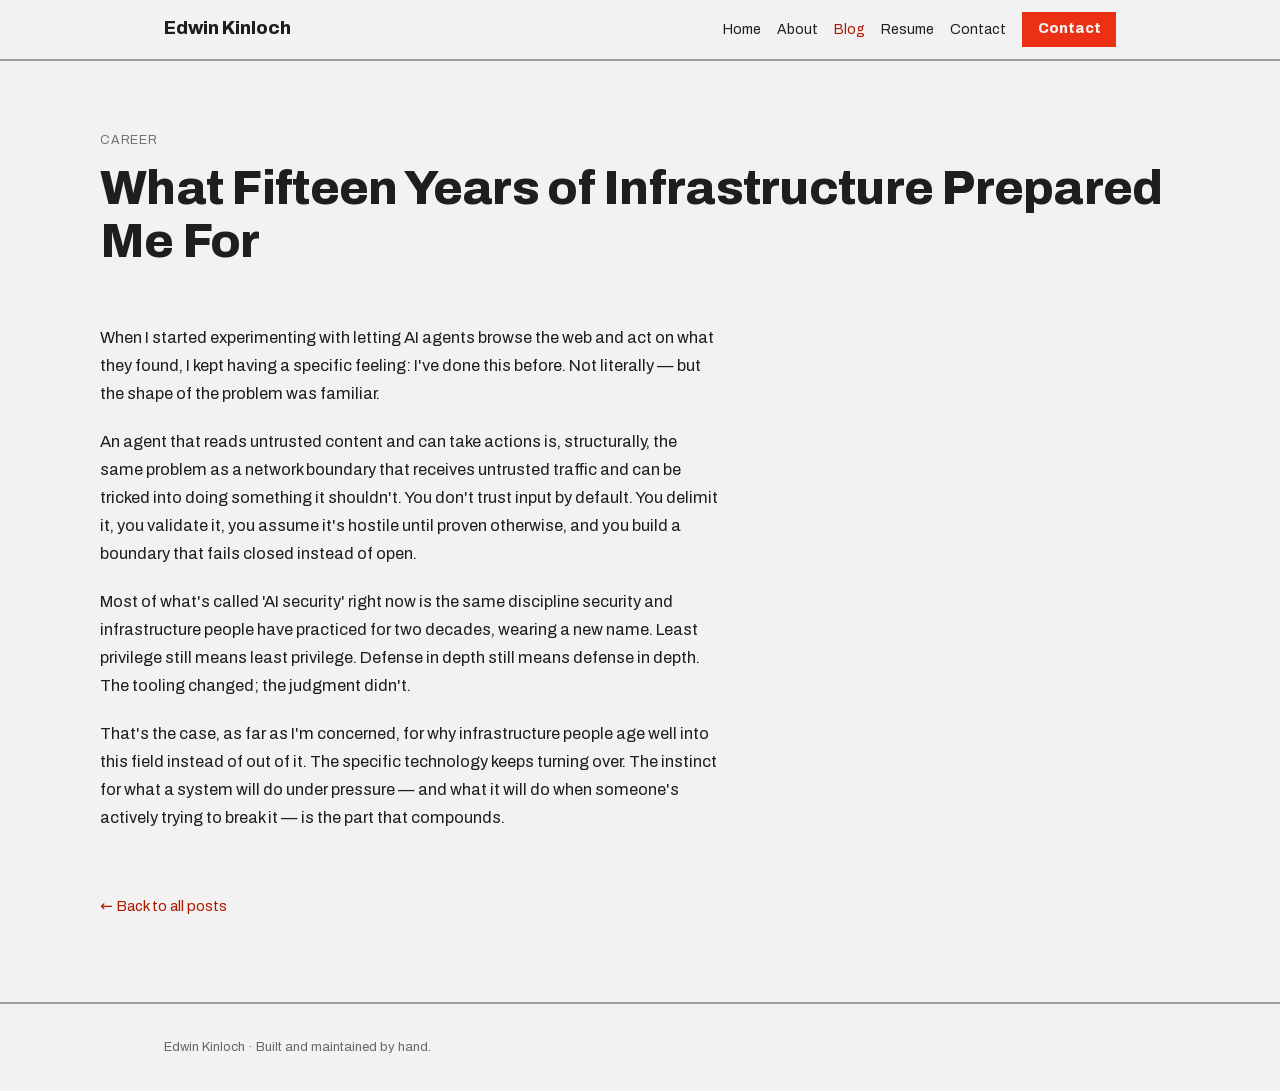
<file: blog/fifteen-years-prepared-me.html>
<!DOCTYPE html>
<html lang="en">
<head>
<meta charset="utf-8">
<meta name="viewport" content="width=device-width, initial-scale=1">
<title>What Fifteen Years of Infrastructure Prepared Me For — Edwin Kinloch</title>
<meta name="description" content="The overlap between hardening a network perimeter and defending an AI agent from a hostile prompt is bigger than it looks.">
<link rel="stylesheet" href="../assets/css/style.css">
</head>
<body>
<nav class="nav">
  <span class="nav-brand">Edwin Kinloch</span>
  <a href="../index.html">Home</a>
  <a href="../about.html">About</a>
  <a href="index.html" data-current="true">Blog</a>
  <a href="../resume.html">Resume</a>
  <a href="../contact.html">Contact</a>
  <a href="../contact.html"><button type="button" class="btn btn-primary">Contact</button></a>
</nav>

<div class="wrap page">
  <p class="post-meta">Career</p>
  <h1>What Fifteen Years of Infrastructure Prepared Me For</h1>
  <div class="post-body section-gap">
    <p>When I started experimenting with letting AI agents browse the web and act on what they found, I kept having a specific feeling: I've done this before. Not literally — but the shape of the problem was familiar.</p>
    <p>An agent that reads untrusted content and can take actions is, structurally, the same problem as a network boundary that receives untrusted traffic and can be tricked into doing something it shouldn't. You don't trust input by default. You delimit it, you validate it, you assume it's hostile until proven otherwise, and you build a boundary that fails closed instead of open.</p>
    <p>Most of what's called 'AI security' right now is the same discipline security and infrastructure people have practiced for two decades, wearing a new name. Least privilege still means least privilege. Defense in depth still means defense in depth. The tooling changed; the judgment didn't.</p>
    <p>That's the case, as far as I'm concerned, for why infrastructure people age well into this field instead of out of it. The specific technology keeps turning over. The instinct for what a system will do under pressure — and what it will do when someone's actively trying to break it — is the part that compounds.</p>
  </div>
  <a class="back-link" href="index.html">← Back to all posts</a>
</div>

<footer class="site">
  <div class="wrap">Edwin Kinloch · Built and maintained by hand.</div>
</footer>
</body>
</html>
</file>
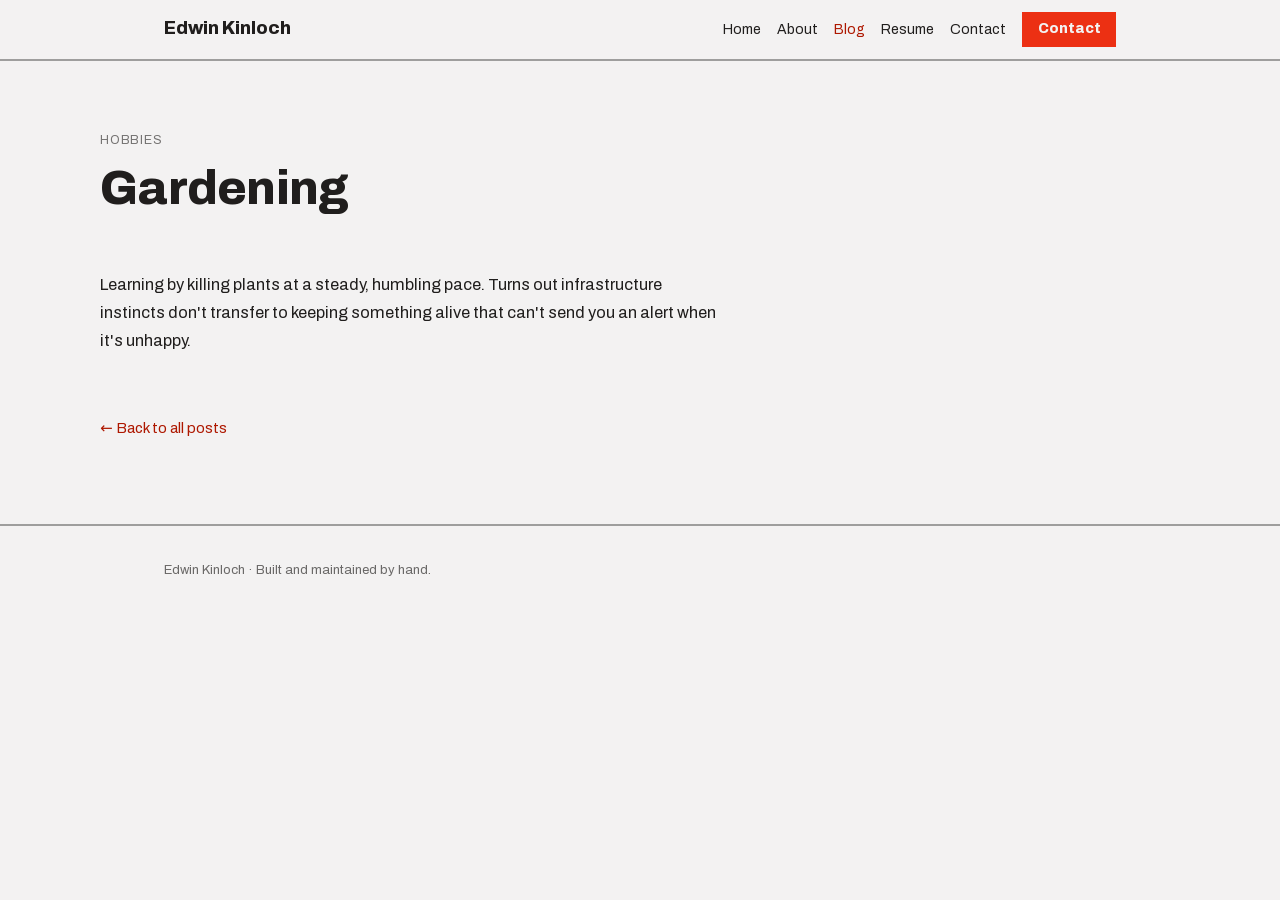
<file: blog/gardening.html>
<!DOCTYPE html>
<html lang="en">
<head>
<meta charset="utf-8">
<meta name="viewport" content="width=device-width, initial-scale=1">
<title>Gardening — Edwin Kinloch</title>
<meta name="description" content="Learning by killing plants at a steady, humbling pace.">
<link rel="stylesheet" href="../assets/css/style.css">
</head>
<body>
<nav class="nav">
  <span class="nav-brand">Edwin Kinloch</span>
  <a href="../index.html">Home</a>
  <a href="../about.html">About</a>
  <a href="index.html" data-current="true">Blog</a>
  <a href="../resume.html">Resume</a>
  <a href="../contact.html">Contact</a>
  <a href="../contact.html"><button type="button" class="btn btn-primary">Contact</button></a>
</nav>

<div class="wrap page">
  <p class="post-meta">Hobbies</p>
  <h1>Gardening</h1>
  <div class="post-body section-gap">
    <p>Learning by killing plants at a steady, humbling pace. Turns out infrastructure instincts don't transfer to keeping something alive that can't send you an alert when it's unhappy.</p>
  </div>
  <a class="back-link" href="index.html">← Back to all posts</a>
</div>

<footer class="site">
  <div class="wrap">Edwin Kinloch · Built and maintained by hand.</div>
</footer>
</body>
</html>
</file>
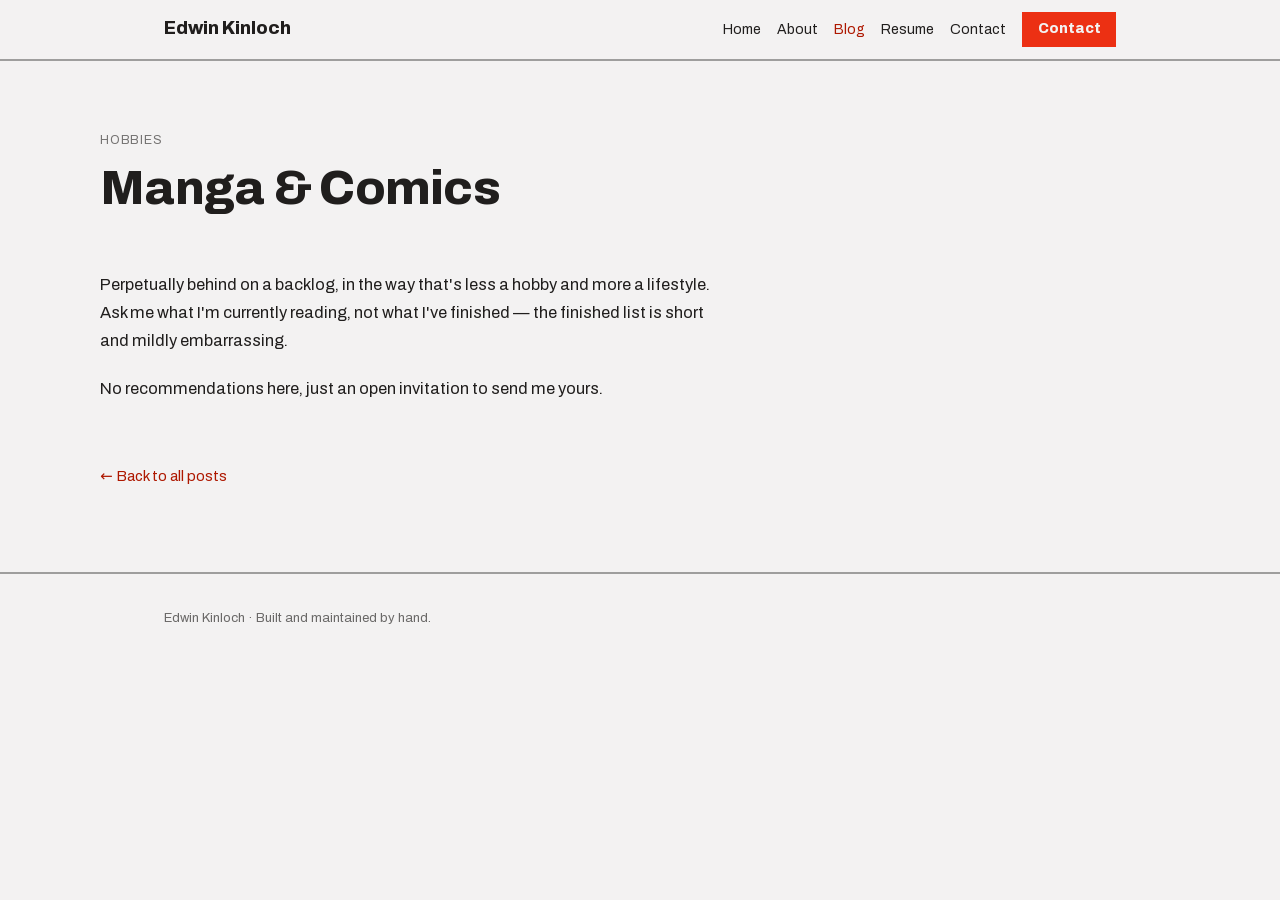
<file: blog/manga-comics.html>
<!DOCTYPE html>
<html lang="en">
<head>
<meta charset="utf-8">
<meta name="viewport" content="width=device-width, initial-scale=1">
<title>Manga & Comics — Edwin Kinloch</title>
<meta name="description" content="Perpetually behind on a backlog. Ask me what I'm currently reading, not what I've finished.">
<link rel="stylesheet" href="../assets/css/style.css">
</head>
<body>
<nav class="nav">
  <span class="nav-brand">Edwin Kinloch</span>
  <a href="../index.html">Home</a>
  <a href="../about.html">About</a>
  <a href="index.html" data-current="true">Blog</a>
  <a href="../resume.html">Resume</a>
  <a href="../contact.html">Contact</a>
  <a href="../contact.html"><button type="button" class="btn btn-primary">Contact</button></a>
</nav>

<div class="wrap page">
  <p class="post-meta">Hobbies</p>
  <h1>Manga & Comics</h1>
  <div class="post-body section-gap">
    <p>Perpetually behind on a backlog, in the way that's less a hobby and more a lifestyle. Ask me what I'm currently reading, not what I've finished — the finished list is short and mildly embarrassing.</p>
    <p>No recommendations here, just an open invitation to send me yours.</p>
  </div>
  <a class="back-link" href="index.html">← Back to all posts</a>
</div>

<footer class="site">
  <div class="wrap">Edwin Kinloch · Built and maintained by hand.</div>
</footer>
</body>
</html>
</file>
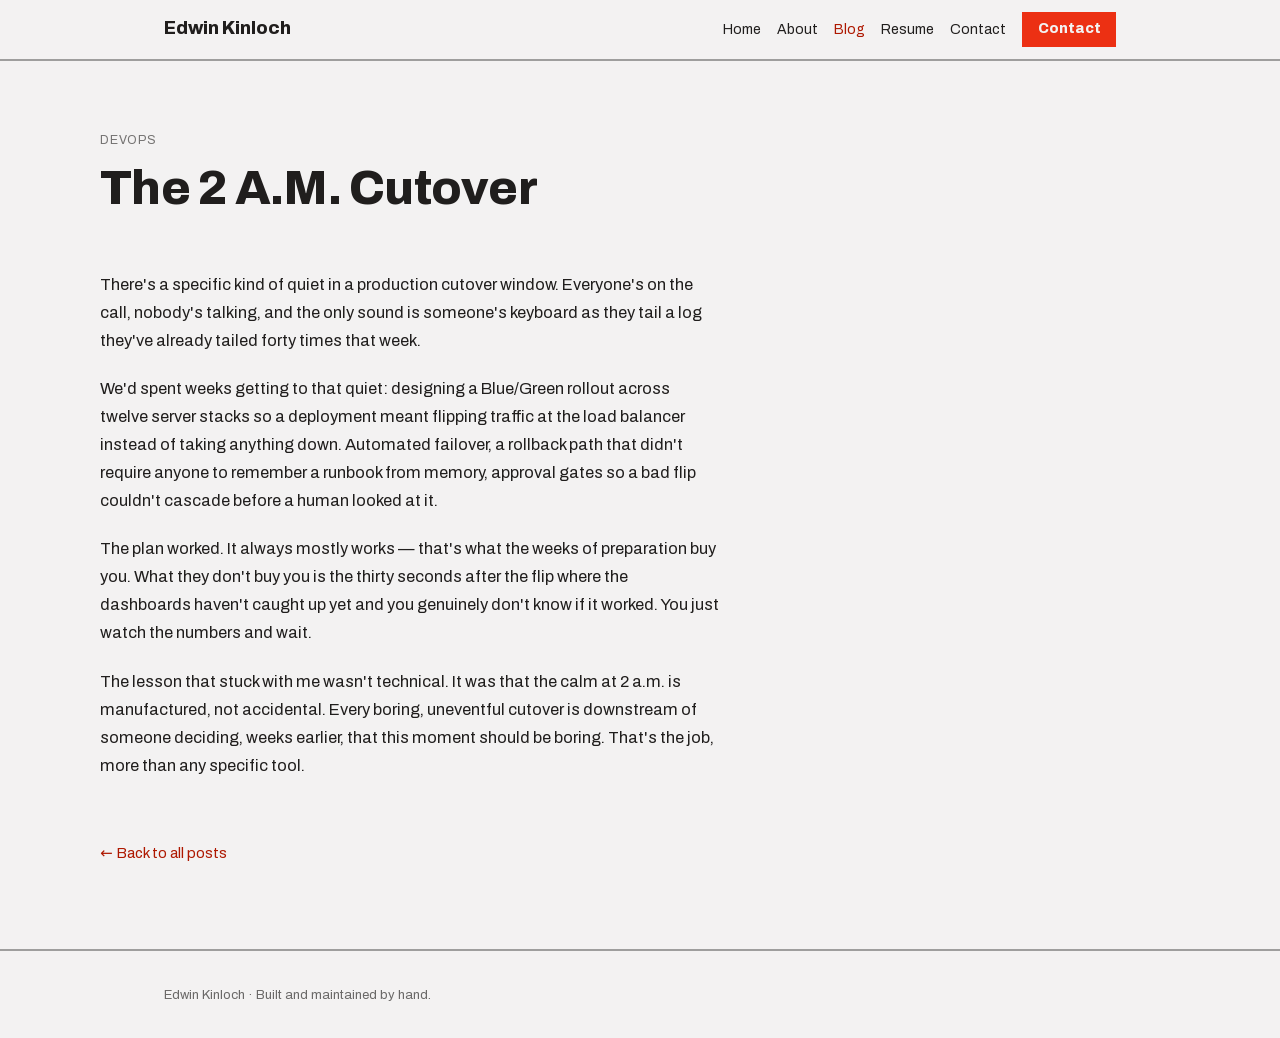
<file: blog/the-2am-cutover.html>
<!DOCTYPE html>
<html lang="en">
<head>
<meta charset="utf-8">
<meta name="viewport" content="width=device-width, initial-scale=1">
<title>The 2 A.M. Cutover — Edwin Kinloch</title>
<meta name="description" content="A production Blue/Green flip across a dozen server stacks, and the thirty seconds where nobody was sure it had worked.">
<link rel="stylesheet" href="../assets/css/style.css">
</head>
<body>
<nav class="nav">
  <span class="nav-brand">Edwin Kinloch</span>
  <a href="../index.html">Home</a>
  <a href="../about.html">About</a>
  <a href="index.html" data-current="true">Blog</a>
  <a href="../resume.html">Resume</a>
  <a href="../contact.html">Contact</a>
  <a href="../contact.html"><button type="button" class="btn btn-primary">Contact</button></a>
</nav>

<div class="wrap page">
  <p class="post-meta">DevOps</p>
  <h1>The 2 A.M. Cutover</h1>
  <div class="post-body section-gap">
    <p>There's a specific kind of quiet in a production cutover window. Everyone's on the call, nobody's talking, and the only sound is someone's keyboard as they tail a log they've already tailed forty times that week.</p>
    <p>We'd spent weeks getting to that quiet: designing a Blue/Green rollout across twelve server stacks so a deployment meant flipping traffic at the load balancer instead of taking anything down. Automated failover, a rollback path that didn't require anyone to remember a runbook from memory, approval gates so a bad flip couldn't cascade before a human looked at it.</p>
    <p>The plan worked. It always mostly works — that's what the weeks of preparation buy you. What they don't buy you is the thirty seconds after the flip where the dashboards haven't caught up yet and you genuinely don't know if it worked. You just watch the numbers and wait.</p>
    <p>The lesson that stuck with me wasn't technical. It was that the calm at 2 a.m. is manufactured, not accidental. Every boring, uneventful cutover is downstream of someone deciding, weeks earlier, that this moment should be boring. That's the job, more than any specific tool.</p>
  </div>
  <a class="back-link" href="index.html">← Back to all posts</a>
</div>

<footer class="site">
  <div class="wrap">Edwin Kinloch · Built and maintained by hand.</div>
</footer>
</body>
</html>
</file>
<file: assets/css/style.css>
/* Modernist -- design-system tokens and component classes, extracted from
   the Claude Design export "Edwin Kinloch Personal Site.dc.html". */
@font-face {
  font-family: 'Archivo';
  font-style: normal;
  font-weight: 400;
  font-stretch: 100%;
  font-display: swap;
  src: url("../fonts/archivo-vietnamese.woff2") format('woff2');
  unicode-range: U+0102-0103, U+0110-0111, U+0128-0129, U+0168-0169, U+01A0-01A1, U+01AF-01B0, U+0300-0301, U+0303-0304, U+0308-0309, U+0323, U+0329, U+1EA0-1EF9, U+20AB;
}
@font-face {
  font-family: 'Archivo';
  font-style: normal;
  font-weight: 400;
  font-stretch: 100%;
  font-display: swap;
  src: url("../fonts/archivo-latin-ext.woff2") format('woff2');
  unicode-range: U+0100-02BA, U+02BD-02C5, U+02C7-02CC, U+02CE-02D7, U+02DD-02FF, U+0304, U+0308, U+0329, U+1D00-1DBF, U+1E00-1E9F, U+1EF2-1EFF, U+2020, U+20A0-20AB, U+20AD-20C0, U+2113, U+2C60-2C7F, U+A720-A7FF;
}
@font-face {
  font-family: 'Archivo';
  font-style: normal;
  font-weight: 400;
  font-stretch: 100%;
  font-display: swap;
  src: url("../fonts/archivo-latin.woff2") format('woff2');
  unicode-range: U+0000-00FF, U+0131, U+0152-0153, U+02BB-02BC, U+02C6, U+02DA, U+02DC, U+0304, U+0308, U+0329, U+2000-206F, U+20AC, U+2122, U+2191, U+2193, U+2212, U+2215, U+FEFF, U+FFFD;
}
@font-face {
  font-family: 'Archivo';
  font-style: normal;
  font-weight: 600;
  font-stretch: 100%;
  font-display: swap;
  src: url("../fonts/archivo-vietnamese.woff2") format('woff2');
  unicode-range: U+0102-0103, U+0110-0111, U+0128-0129, U+0168-0169, U+01A0-01A1, U+01AF-01B0, U+0300-0301, U+0303-0304, U+0308-0309, U+0323, U+0329, U+1EA0-1EF9, U+20AB;
}
@font-face {
  font-family: 'Archivo';
  font-style: normal;
  font-weight: 600;
  font-stretch: 100%;
  font-display: swap;
  src: url("../fonts/archivo-latin-ext.woff2") format('woff2');
  unicode-range: U+0100-02BA, U+02BD-02C5, U+02C7-02CC, U+02CE-02D7, U+02DD-02FF, U+0304, U+0308, U+0329, U+1D00-1DBF, U+1E00-1E9F, U+1EF2-1EFF, U+2020, U+20A0-20AB, U+20AD-20C0, U+2113, U+2C60-2C7F, U+A720-A7FF;
}
@font-face {
  font-family: 'Archivo';
  font-style: normal;
  font-weight: 600;
  font-stretch: 100%;
  font-display: swap;
  src: url("../fonts/archivo-latin.woff2") format('woff2');
  unicode-range: U+0000-00FF, U+0131, U+0152-0153, U+02BB-02BC, U+02C6, U+02DA, U+02DC, U+0304, U+0308, U+0329, U+2000-206F, U+20AC, U+2122, U+2191, U+2193, U+2212, U+2215, U+FEFF, U+FFFD;
}
@font-face {
  font-family: 'Archivo';
  font-style: normal;
  font-weight: 800;
  font-stretch: 100%;
  font-display: swap;
  src: url("../fonts/archivo-vietnamese.woff2") format('woff2');
  unicode-range: U+0102-0103, U+0110-0111, U+0128-0129, U+0168-0169, U+01A0-01A1, U+01AF-01B0, U+0300-0301, U+0303-0304, U+0308-0309, U+0323, U+0329, U+1EA0-1EF9, U+20AB;
}
@font-face {
  font-family: 'Archivo';
  font-style: normal;
  font-weight: 800;
  font-stretch: 100%;
  font-display: swap;
  src: url("../fonts/archivo-latin-ext.woff2") format('woff2');
  unicode-range: U+0100-02BA, U+02BD-02C5, U+02C7-02CC, U+02CE-02D7, U+02DD-02FF, U+0304, U+0308, U+0329, U+1D00-1DBF, U+1E00-1E9F, U+1EF2-1EFF, U+2020, U+20A0-20AB, U+20AD-20C0, U+2113, U+2C60-2C7F, U+A720-A7FF;
}
@font-face {
  font-family: 'Archivo';
  font-style: normal;
  font-weight: 800;
  font-stretch: 100%;
  font-display: swap;
  src: url("../fonts/archivo-latin.woff2") format('woff2');
  unicode-range: U+0000-00FF, U+0131, U+0152-0153, U+02BB-02BC, U+02C6, U+02DA, U+02DC, U+0304, U+0308, U+0329, U+2000-206F, U+20AC, U+2122, U+2191, U+2193, U+2212, U+2215, U+FEFF, U+FFFD;
}

:root {
  --color-bg: #f3f2f2;
  --color-surface: #eae9e9;
  --color-text: #201e1d;
  --color-accent: #ec3013;
  --color-accent-2: #e15b47;
  --color-divider: color-mix(in srgb, #201e1d 40%, transparent);

  --color-neutral-100: #f8f4f4;
  --color-neutral-200: #eae7e7;
  --color-neutral-300: #d7d3d3;
  --color-neutral-400: #bab6b6;
  --color-neutral-500: #9b9797;
  --color-neutral-600: #7d7979;
  --color-neutral-700: #605d5d;
  --color-neutral-800: #444141;
  --color-neutral-900: #2d2b2b;

  --color-accent-100: #fff2ef;
  --color-accent-200: #ffe0d9;
  --color-accent-300: #ffc4b8;
  --color-accent-400: #ff9783;
  --color-accent-500: #ff563c;
  --color-accent-600: #dd2b0f;
  --color-accent-700: #ae1800;
  --color-accent-800: #7c1405;
  --color-accent-900: #4d170e;

  --color-accent-2-100: #fff2ef;
  --color-accent-2-200: #ffe0da;
  --color-accent-2-300: #ffc4b9;
  --color-accent-2-400: #ff9784;
  --color-accent-2-500: #ef6853;
  --color-accent-2-600: #c94b39;
  --color-accent-2-700: #9e3526;
  --color-accent-2-800: #71261b;
  --color-accent-2-900: #471d16;

  --font-heading: "Archivo", system-ui, sans-serif;
  --font-heading-weight: 800;
  --font-body: "Archivo", system-ui, sans-serif;

  --space-1: 4.0px;
  --space-2: 8.0px;
  --space-3: 12.0px;
  --space-4: 16.0px;
  --space-6: 24.0px;
  --space-8: 32.0px;

  --radius-sm: 0px;
  --radius-md: 0px;
  --radius-lg: 0px;

  --shadow-sm: 0 1px 2px color-mix(in srgb, #2d2b2b 14%, transparent);
  --shadow-md: 0 3px 10px color-mix(in srgb, #2d2b2b 16%, transparent);
  --shadow-lg: 0 12px 32px color-mix(in srgb, #2d2b2b 22%, transparent);
}

body {
  background: var(--color-bg);
  color: var(--color-text);
  font-family: var(--font-body);
}
h1, h2, h3, h4 { font-family: var(--font-heading); font-weight: var(--font-heading-weight); }

.grayscale{filter:grayscale(1) contrast(1.08)}

*, *::before, *::after { box-sizing: border-box; }
body { margin: 0; font-size: 15px; line-height: 1.55; font-weight: 400; }
h1, h2, h3, h4, h5, h6 {
  font-family: var(--font-heading); font-weight: var(--font-heading-weight);
  line-height: 1.12; letter-spacing: -0.015em; margin: 0 0 var(--space-2);
}
h1 { font-size: 42px; }
h2 { font-size: 32px; }
h3 { font-size: 25px; }
h4 { font-size: 20px; }
h5 { font-size: 16px; }
h6 { font-size: 13px; }
h6 { letter-spacing: 0.08em; text-transform: uppercase; }
p { margin: 0 0 var(--space-3); }
a { color: var(--color-accent); text-underline-offset: 3px; }
img { display: block; max-width: 100%; }
figure { margin: 0; }
figcaption {
  font-size: 11px; margin-top: var(--space-1);
  color: color-mix(in srgb, var(--color-text) 55%, transparent);
}
.text-muted { color: color-mix(in srgb, var(--color-text) 55%, transparent); }
:focus { outline: none; }
:focus-visible { outline: 2px solid var(--color-accent); outline-offset: 2px; }
::selection { background: color-mix(in srgb, var(--color-accent) 30%, transparent); }

.hr {
  height: 2px; border: 0; margin: var(--space-4) 0;
  background: var(--color-divider);
}

.btn {
  display: inline-flex; align-items: center; justify-content: center; gap: 6px;
  cursor: pointer; text-decoration: none;
  font-family: var(--font-heading); font-weight: var(--font-heading-weight);
  font-size: 14px; line-height: 1.2; color: var(--color-text);
  background: transparent; border: 1px solid transparent;
  padding: var(--space-2) calc(var(--space-3) * 1.2);
  border-radius: var(--radius-md);
}
.btn svg { display: block; }
.btn:disabled { opacity: 0.45; cursor: not-allowed; }
.btn-primary { background: var(--color-accent); color: var(--color-bg); }
.btn-primary:hover { background: var(--color-accent-600); }
.btn-primary:active { background: var(--color-accent-700); }
.btn-secondary { border-color: var(--color-divider); }
.btn-secondary:hover { background: color-mix(in srgb, var(--color-text) 7%, transparent); }
.btn-secondary:active { background: color-mix(in srgb, var(--color-text) 14%, transparent); }
.btn-ghost { color: var(--color-accent); padding-inline: var(--space-1); }
.btn-ghost:hover { background: color-mix(in srgb, var(--color-accent) 10%, transparent); }
.btn-ghost:active { background: color-mix(in srgb, var(--color-accent) 18%, transparent); }
.btn-icon { width: 36px; height: 36px; padding: 0; }
.btn-block { width: 100%; margin-top: var(--space-2); justify-content: flex-start; text-align: left; }

.field > label {
  display: block; font-size: 12px; margin-bottom: 5px;
  color: color-mix(in srgb, var(--color-text) 70%, transparent);
}
.input {
  width: 100%; min-height: 36px; padding: 6px 10px; font: inherit;
  font-size: 14px; color: var(--color-text); caret-color: var(--color-accent);
  background: var(--color-surface);
  border: 1px solid var(--color-divider); border-radius: var(--radius-md);
}
.input:hover { border-color: color-mix(in srgb, var(--color-text) 45%, transparent); }
.input:focus-visible { border-color: var(--color-accent); outline-offset: 0; }
textarea.input { min-height: 90px; resize: vertical; }

.tag {
  display: inline-flex; align-items: center; font-size: 11px;
  letter-spacing: 0.02em; padding: 3px 10px;
  border-radius: calc(var(--radius-md) * 0.75);
}
.tag-accent { background: var(--color-accent-100); color: var(--color-accent-800); }
.tag-neutral { background: var(--color-neutral-100); color: var(--color-neutral-800); }
.tag-outline { border: 1px solid var(--color-accent); color: var(--color-accent); }

.nav {
  display: flex; align-items: center; gap: var(--space-4);
  padding: var(--space-3) var(--space-4);
  border-bottom: 2px solid var(--color-divider);
}
.nav-brand {
  font-family: var(--font-heading); font-weight: var(--font-heading-weight);
  font-size: 18px; margin-right: auto;
}
.nav a { color: inherit; text-decoration: none; font-size: 14px; }
.nav a:hover, .nav a[aria-current='page'] { color: var(--color-accent); }

footer.site {
  border-top: 2px solid var(--color-divider); padding: calc(1.2 * 28px) 0; font-size: 13px;
  color: color-mix(in srgb, var(--color-text) 65%, transparent);
}

/* — page layout, extracted from the second (page-specific) style block — */
:root{ --leading:28px; --half:14px; --edge:clamp(20px,5vw,72px); --measure:62ch; }
body{ margin:0; text-wrap:pretty; background:var(--color-bg); }
a{ color:var(--color-accent-700); text-decoration:none; }
a:hover{ text-decoration:underline; }
.wrap{ max-width:1080px; margin:0 auto; padding:0 var(--edge); }
.nav{ padding-inline:max(var(--edge), calc((100% - 1080px) / 2 + var(--edge))); position:sticky; top:0; background:var(--color-bg); z-index:10; border-bottom:2px solid var(--color-divider); }
.nav a[data-current="true"]{ color:var(--color-accent-700); }
.rule2{ height:2px; border:0; margin:0; background:var(--color-divider); }
.kicker{ display:block; font-size:13px; line-height:var(--half); letter-spacing:.08em; text-transform:uppercase; color:var(--color-accent-700); font-feature-settings:"tnum" 1; margin:0 0 12px; }
.grayscale img{ display:block; width:100%; height:100%; object-fit:cover; filter:grayscale(1); }
.hero-split{ display:grid; grid-template-columns:minmax(0,7fr) minmax(0,5fr); gap:var(--leading) clamp(24px,5vw,72px); align-items:center; padding:calc(3*var(--leading)) 0 calc(2.5*var(--leading)); }
.hero-photo{ aspect-ratio:3/4; width:100%; }
.display{ font-family:var(--font-heading); font-weight:var(--font-heading-weight); font-size:clamp(38px,5.6vw,64px); line-height:1.06; letter-spacing:-0.02em; margin:0; }
.hero-sub{ font-size:17px; line-height:var(--leading); max-width:var(--measure); color:color-mix(in srgb, var(--color-text) 82%, transparent); margin:20px 0 0; }
.hero-row{ display:flex; gap:var(--space-3); flex-wrap:wrap; margin-top:calc(1.5*var(--leading)); }
.feature{ display:grid; grid-template-columns:minmax(64px,120px) minmax(0,1fr); gap:var(--leading) clamp(20px,3vw,48px); align-items:baseline; padding:calc(1.2*var(--leading)) 0; }
.feature+.feature{ border-top:2px solid var(--color-divider); }
.f-num{ font-family:var(--font-heading); font-weight:var(--font-heading-weight); font-size:15px; color:var(--color-text); font-feature-settings:"tnum" 1; margin:0; }
.f-title{ font-family:var(--font-heading); font-weight:var(--font-heading-weight); font-size:21px; line-height:1.2; letter-spacing:-0.01em; margin:0 0 8px; }
.f-copy{ font-size:15.5px; line-height:1.6; margin:0; color:color-mix(in srgb, var(--color-text) 78%, transparent); max-width:60ch; }
.page{ padding:calc(2.5*var(--leading)) 0 calc(3*var(--leading)); }
.page h1{ font-family:var(--font-heading); font-weight:var(--font-heading-weight); font-size:clamp(32px,4.4vw,48px); line-height:1.1; letter-spacing:-0.015em; margin:0 0 20px; }
.lede{ font-size:17px; line-height:var(--leading); max-width:var(--measure); color:color-mix(in srgb, var(--color-text) 82%, transparent); }
.about-grid{ display:grid; grid-template-columns:minmax(0,4fr) minmax(0,8fr); gap:clamp(24px,4vw,56px); align-items:start; }
.about-photo{ aspect-ratio:3/4; width:100%; }
.tag-row{ display:flex; gap:10px; flex-wrap:wrap; margin-top:16px; }
.section-gap{ margin-top:calc(2*var(--leading)); }
.blog-grid{ display:grid; grid-template-columns:repeat(auto-fill, minmax(280px,1fr)); gap:var(--space-4); margin-top:calc(1.5*var(--leading)); }
.post-card{ display:flex; flex-direction:column; gap:10px; }
.post-card .f-title{ margin-bottom:0; }
.post-meta{ font-size:12.5px; letter-spacing:.06em; text-transform:uppercase; color:color-mix(in srgb, var(--color-text) 60%, transparent); }
.post-excerpt{ font-size:15px; line-height:1.6; color:color-mix(in srgb, var(--color-text) 80%, transparent); margin:0; }
.post-body{ max-width:var(--measure); font-size:16.5px; line-height:1.7; }
.post-body p{ margin:0 0 20px; }
.back-link{ display:inline-block; margin-top:calc(1.5*var(--leading)); }
.resume-cat{ padding:calc(1.2*var(--leading)) 0; }
.resume-cat+.resume-cat{ border-top:2px solid var(--color-divider); }
.resume-cat h3{ font-family:var(--font-heading); font-weight:var(--font-heading-weight); font-size:19px; margin:0 0 12px; }
.win-list{ list-style:none; margin:0; padding:0; display:grid; gap:10px; }
.win-list li{ font-size:15.5px; line-height:1.6; padding-left:20px; position:relative; color:color-mix(in srgb, var(--color-text) 85%, transparent); }
.win-list li::before{ content:""; position:absolute; left:0; top:9px; width:8px; height:8px; background:var(--color-accent); }
.filter-row{ display:flex; gap:8px; flex-wrap:wrap; margin-top:calc(1.2*var(--leading)); }
.filter-row .tag{ cursor:pointer; border:none; background:none; font:inherit; }
.contact-links{ display:flex; gap:12px; flex-wrap:wrap; margin:calc(1.2*var(--leading)) 0; }
.field{ display:grid; gap:6px; margin-bottom:var(--space-4); }
.field label{ font-size:13px; letter-spacing:.04em; text-transform:uppercase; color:color-mix(in srgb, var(--color-text) 65%, transparent); }
footer.site{ border-top:2px solid var(--color-divider); padding:calc(1.2*var(--leading)) 0; font-size:13px; color:color-mix(in srgb, var(--color-text) 65%, transparent); }
@media (max-width: 800px){ .hero-split{ grid-template-columns:1fr; } .about-grid{ grid-template-columns:1fr; } .about-photo{ max-width:280px; } }
</file>
